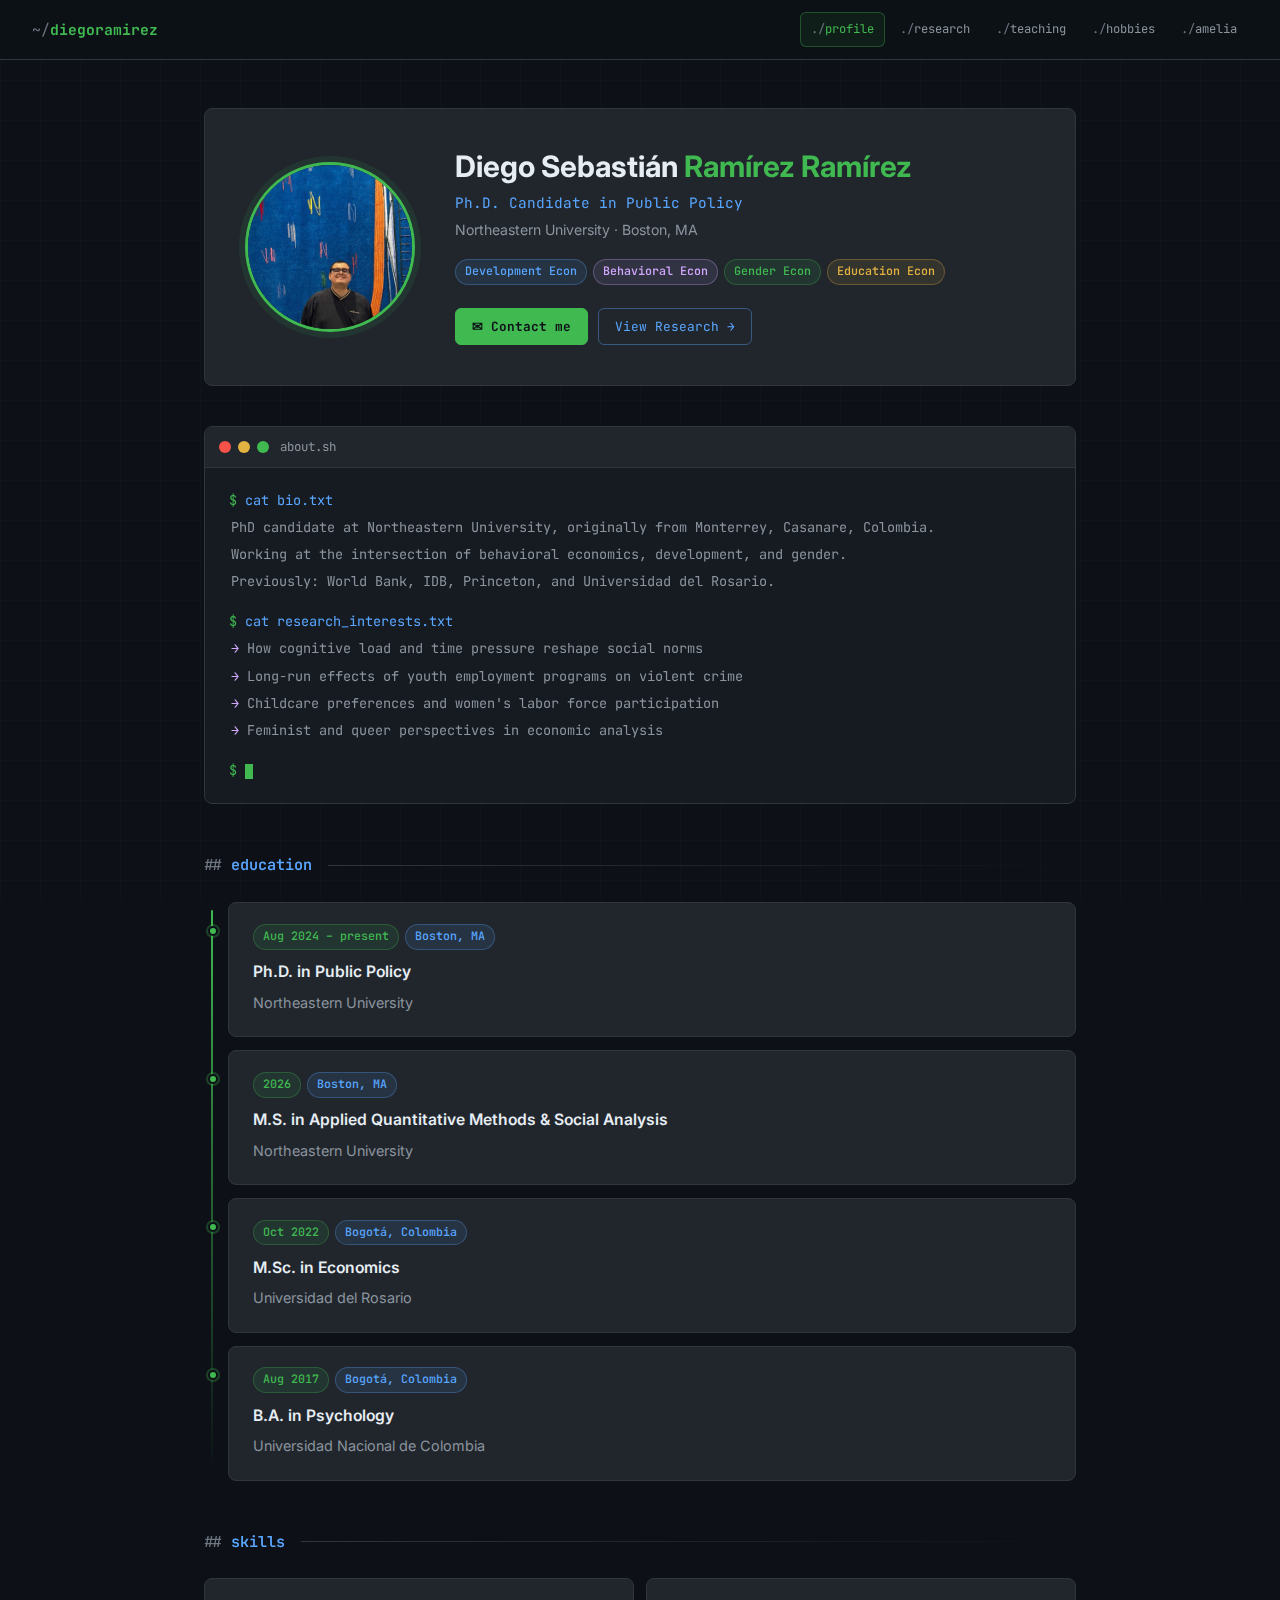
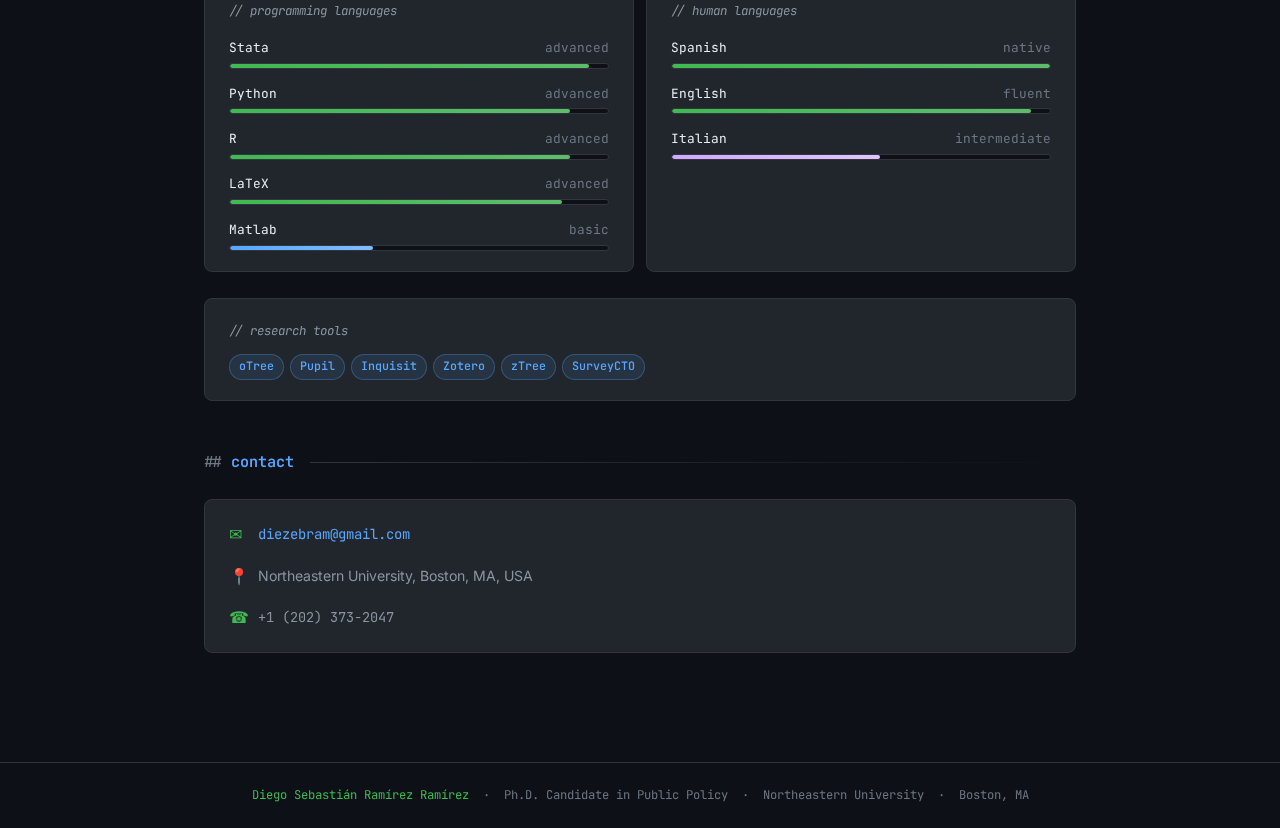
<file: index.html>
<!DOCTYPE html>
<html lang="en">
<head>
  <meta charset="UTF-8">
  <meta name="viewport" content="width=device-width, initial-scale=1.0">
  <title>Diego Ramírez | PhD Candidate</title>
  <meta name="description" content="Diego Sebastián Ramírez Ramírez — PhD Candidate in Public Policy at Northeastern University. Behavioral, Development, and Gender Economics.">
  <link rel="stylesheet" href="style.css">
</head>
<body>

<nav>
  <a href="index.html" class="nav-brand">diegoramirez</a>
  <ul class="nav-links">
    <li><a href="index.html" class="active">profile</a></li>
    <li><a href="research.html">research</a></li>
    <li><a href="teaching.html">teaching</a></li>
    <li><a href="hobbies.html">hobbies</a></li>
    <li><a href="amelia.html">amelia</a></li>
  </ul>
</nav>

<main>

  <!-- HERO -->
  <section class="hero">
    <img
      src="WhatsApp%20Image%202026-01-15%20at%2011.03.17.jpeg"
      alt="Diego Ramírez"
      class="hero-photo"
    >
    <div class="hero-text">
      <h1>Diego Sebastián <span class="ac-green">Ramírez Ramírez</span></h1>
      <p class="hero-title">Ph.D. Candidate in Public Policy</p>
      <p class="hero-institution">Northeastern University &middot; Boston, MA</p>
      <div class="badge-row">
        <span class="tag tag-blue">Development Econ</span>
        <span class="tag tag-purple">Behavioral Econ</span>
        <span class="tag tag-green">Gender Econ</span>
        <span class="tag tag-yellow">Education Econ</span>
      </div>
      <div class="hero-actions">
        <a href="mailto:diezebram@gmail.com" class="btn btn-primary">✉ Contact me</a>
        <a href="research.html" class="btn btn-outline">View Research →</a>
      </div>
    </div>
  </section>

  <!-- TERMINAL BIO -->
  <div class="terminal">
    <div class="terminal-bar">
      <span class="dot dot-red"></span>
      <span class="dot dot-yellow"></span>
      <span class="dot dot-green"></span>
      <span class="terminal-filename">about.sh</span>
    </div>
    <div class="terminal-body">
      <div><span class="prompt">$</span> <span class="cmd">cat bio.txt</span></div>
      <span class="out">PhD candidate at Northeastern University, originally from Monterrey, Casanare, Colombia.</span>
      <span class="out">Working at the intersection of behavioral economics, development, and gender.</span>
      <span class="out">Previously: World Bank, IDB, Princeton, and Universidad del Rosario.</span>
      <div class="mt-1"><span class="prompt">$</span> <span class="cmd">cat research_interests.txt</span></div>
      <span class="out"><span class="out-arr">→</span> How cognitive load and time pressure reshape social norms</span>
      <span class="out"><span class="out-arr">→</span> Long-run effects of youth employment programs on violent crime</span>
      <span class="out"><span class="out-arr">→</span> Childcare preferences and women's labor force participation</span>
      <span class="out"><span class="out-arr">→</span> Feminist and queer perspectives in economic analysis</span>
      <div class="mt-1"><span class="prompt">$</span> <span class="cursor"></span></div>
    </div>
  </div>

  <!-- EDUCATION -->
  <div class="section-h">
    <h2>education</h2>
    <div class="section-line"></div>
  </div>

  <div class="timeline">
    <div class="timeline-item">
      <div class="card">
        <div class="card-meta">
          <span class="tag tag-green">Aug 2024 – present</span>
          <span class="tag tag-blue">Boston, MA</span>
        </div>
        <h3>Ph.D. in Public Policy</h3>
        <p>Northeastern University</p>
      </div>
    </div>

    <div class="timeline-item">
      <div class="card">
        <div class="card-meta">
          <span class="tag tag-green">2026</span>
          <span class="tag tag-blue">Boston, MA</span>
        </div>
        <h3>M.S. in Applied Quantitative Methods &amp; Social Analysis</h3>
        <p>Northeastern University</p>
      </div>
    </div>

    <div class="timeline-item">
      <div class="card">
        <div class="card-meta">
          <span class="tag tag-green">Oct 2022</span>
          <span class="tag tag-blue">Bogotá, Colombia</span>
        </div>
        <h3>M.Sc. in Economics</h3>
        <p>Universidad del Rosario</p>
      </div>
    </div>

    <div class="timeline-item">
      <div class="card">
        <div class="card-meta">
          <span class="tag tag-green">Aug 2017</span>
          <span class="tag tag-blue">Bogotá, Colombia</span>
        </div>
        <h3>B.A. in Psychology</h3>
        <p>Universidad Nacional de Colombia</p>
      </div>
    </div>
  </div>

  <!-- SKILLS -->
  <div class="section-h">
    <h2>skills</h2>
    <div class="section-line"></div>
  </div>

  <div class="skills-grid">
    <div class="card">
      <p class="comment" style="font-family: var(--font-mono); font-size: 0.78rem; margin-bottom: 1rem;">// programming languages</p>
      <div class="skill-item">
        <div class="skill-label"><span class="skill-name">Stata</span><span class="skill-level">advanced</span></div>
        <div class="skill-track"><div class="skill-fill" style="width: 95%"></div></div>
      </div>
      <div class="skill-item">
        <div class="skill-label"><span class="skill-name">Python</span><span class="skill-level">advanced</span></div>
        <div class="skill-track"><div class="skill-fill" style="width: 90%"></div></div>
      </div>
      <div class="skill-item">
        <div class="skill-label"><span class="skill-name">R</span><span class="skill-level">advanced</span></div>
        <div class="skill-track"><div class="skill-fill" style="width: 90%"></div></div>
      </div>
      <div class="skill-item">
        <div class="skill-label"><span class="skill-name">LaTeX</span><span class="skill-level">advanced</span></div>
        <div class="skill-track"><div class="skill-fill" style="width: 88%"></div></div>
      </div>
      <div class="skill-item" style="margin-bottom: 0">
        <div class="skill-label"><span class="skill-name">Matlab</span><span class="skill-level">basic</span></div>
        <div class="skill-track"><div class="skill-fill blue" style="width: 38%"></div></div>
      </div>
    </div>

    <div class="card">
      <p class="comment" style="font-family: var(--font-mono); font-size: 0.78rem; margin-bottom: 1rem;">// human languages</p>
      <div class="skill-item">
        <div class="skill-label"><span class="skill-name">Spanish</span><span class="skill-level">native</span></div>
        <div class="skill-track"><div class="skill-fill" style="width: 100%"></div></div>
      </div>
      <div class="skill-item">
        <div class="skill-label"><span class="skill-name">English</span><span class="skill-level">fluent</span></div>
        <div class="skill-track"><div class="skill-fill" style="width: 95%"></div></div>
      </div>
      <div class="skill-item" style="margin-bottom: 0">
        <div class="skill-label"><span class="skill-name">Italian</span><span class="skill-level">intermediate</span></div>
        <div class="skill-track"><div class="skill-fill purple" style="width: 55%"></div></div>
      </div>
    </div>
  </div>

  <div class="card" style="margin-top: 0.8rem;">
    <p class="comment" style="font-family: var(--font-mono); font-size: 0.78rem; margin-bottom: 0.8rem;">// research tools</p>
    <div class="tools-wrap">
      <span class="tag tag-blue">oTree</span>
      <span class="tag tag-blue">Pupil</span>
      <span class="tag tag-blue">Inquisit</span>
      <span class="tag tag-blue">Zotero</span>
      <span class="tag tag-blue">zTree</span>
      <span class="tag tag-blue">SurveyCTO</span>
    </div>
  </div>

  <!-- CONTACT -->
  <div class="section-h">
    <h2>contact</h2>
    <div class="section-line"></div>
  </div>

  <div class="card" style="display: flex; flex-direction: column; gap: 0.9rem;">
    <div class="contact-item">
      <span class="ac-green" style="font-family: var(--font-mono); width: 1.2rem;">✉</span>
      <a href="mailto:diezebram@gmail.com">diezebram@gmail.com</a>
    </div>
    <div class="contact-item">
      <span class="ac-green" style="font-family: var(--font-mono); width: 1.2rem;">📍</span>
      <span style="color: var(--text-muted); font-size: 0.88rem;">Northeastern University, Boston, MA, USA</span>
    </div>
    <div class="contact-item">
      <span class="ac-green" style="font-family: var(--font-mono); width: 1.2rem;">☎</span>
      <span style="color: var(--text-muted); font-family: var(--font-mono); font-size: 0.85rem;">+1 (202) 373-2047</span>
    </div>
  </div>

</main>

<footer>
  <span>Diego Sebastián Ramírez Ramírez</span> &nbsp;·&nbsp; Ph.D. Candidate in Public Policy &nbsp;·&nbsp; Northeastern University &nbsp;·&nbsp; Boston, MA
</footer>

</body>
</html>
</file>
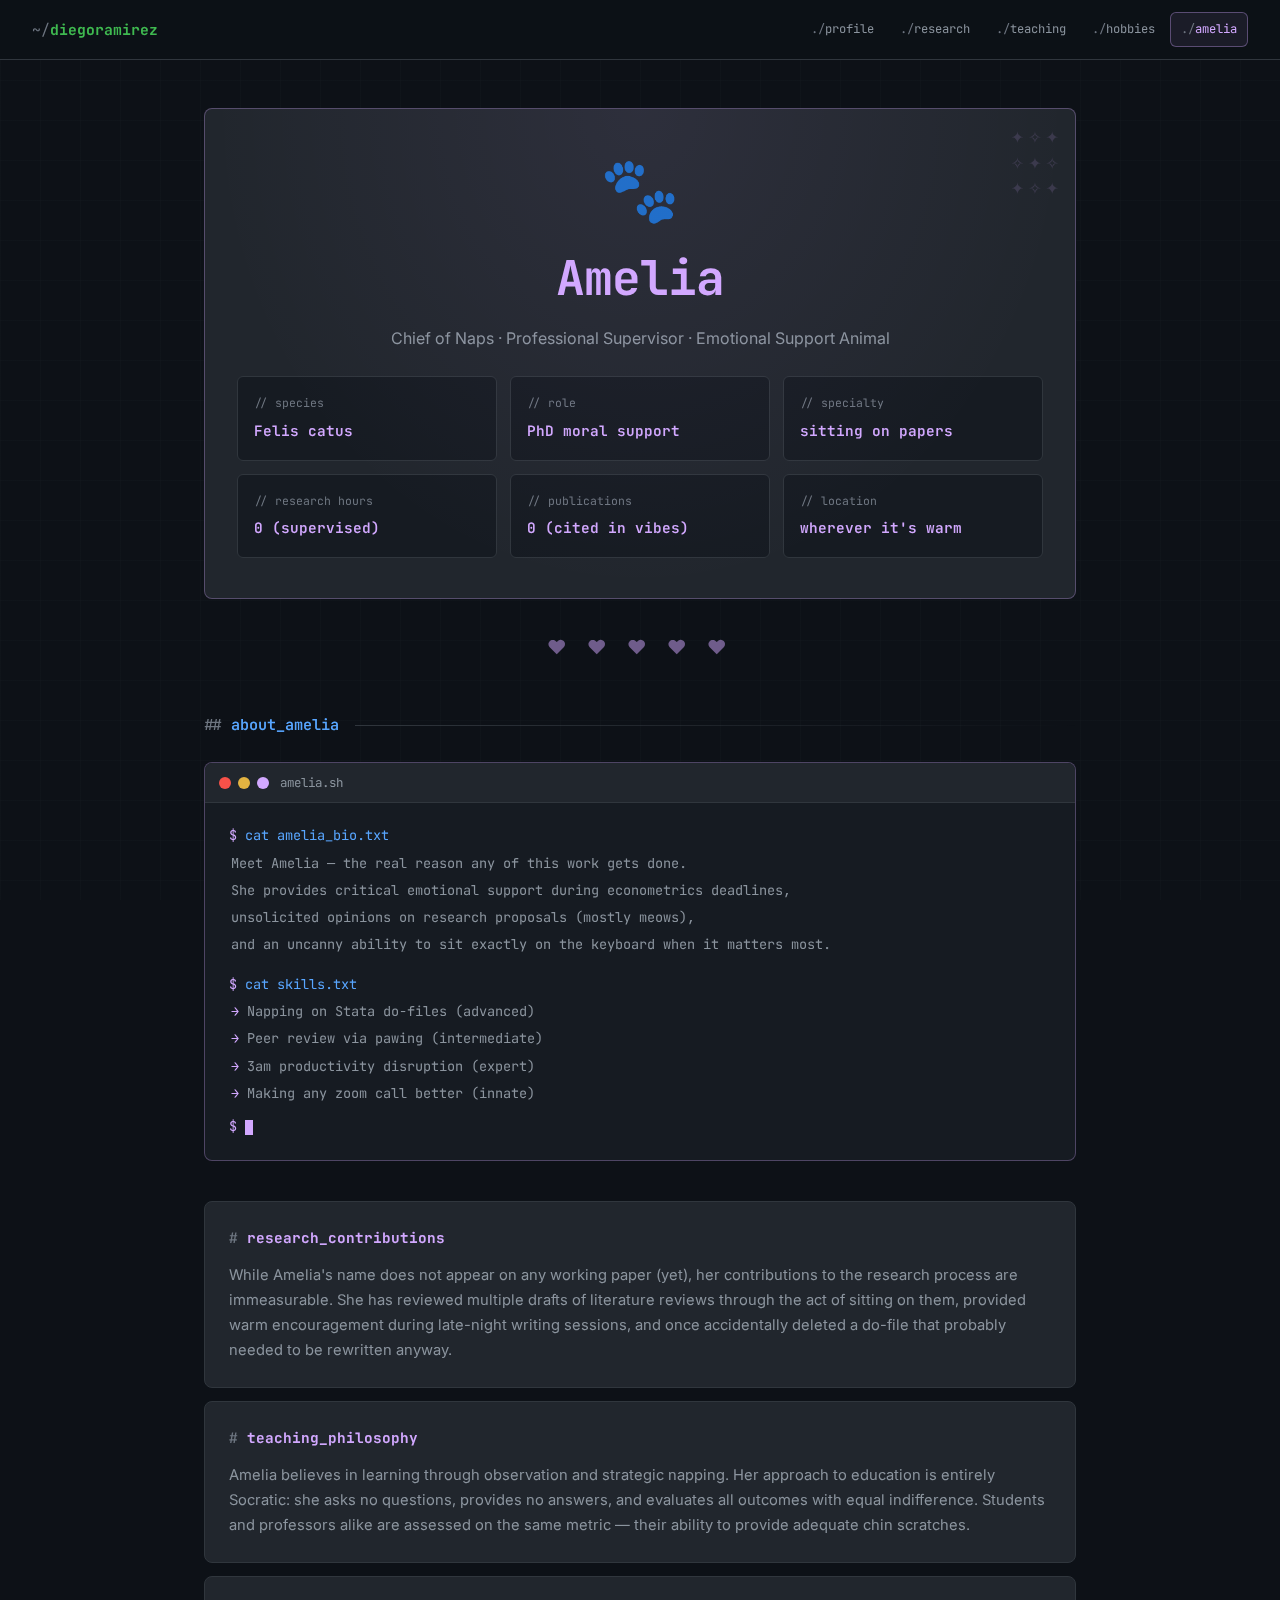
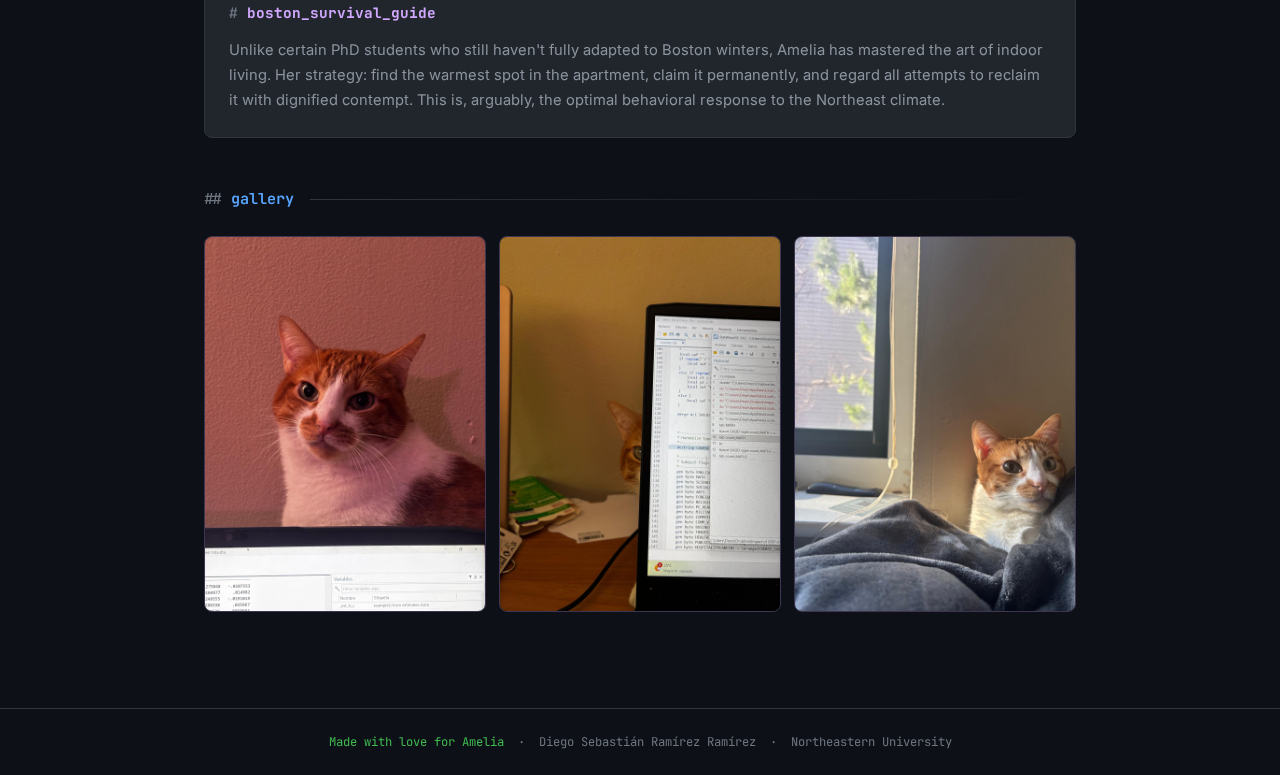
<file: amelia.html>
<!DOCTYPE html>
<html lang="en">
<head>
  <meta charset="UTF-8">
  <meta name="viewport" content="width=device-width, initial-scale=1.0">
  <title>Amelia | Diego Ramírez</title>
  <link rel="stylesheet" href="style.css">
  <style>
    /* Amelia-specific overrides — warmer purple palette */
    .nav-links a.active {
      color: var(--purple);
      border-color: rgba(210, 168, 255, 0.35);
      background: rgba(210, 168, 255, 0.08);
    }
    .nav-links a:hover {
      color: var(--purple);
      border-color: rgba(210, 168, 255, 0.35);
      background: rgba(210, 168, 255, 0.08);
    }
    .timeline-item::before { background: var(--purple); box-shadow: 0 0 0 2px rgba(210, 168, 255, 0.3); }
    .timeline::before { background: linear-gradient(to bottom, var(--purple), transparent); }
    .amelia-gallery {
      display: grid;
      grid-template-columns: repeat(3, 1fr);
      gap: 0.8rem;
      margin-top: 0.5rem;
    }
    .amelia-photo-wrap {
      position: relative;
      border-radius: var(--radius);
      overflow: hidden;
      border: 1px solid rgba(210, 168, 255, 0.25);
      aspect-ratio: 3/4;
    }
    .amelia-photo-wrap:hover .amelia-photo-caption { opacity: 1; }
    .amelia-photo-img {
      width: 100%; height: 100%;
      object-fit: cover;
      object-position: center top;
      display: block;
      transition: transform 0.3s ease;
    }
    .amelia-photo-wrap:hover .amelia-photo-img { transform: scale(1.03); }
    .amelia-photo-caption {
      position: absolute; bottom: 0; left: 0; right: 0;
      background: linear-gradient(transparent, rgba(13,17,23,0.85));
      padding: 1.5rem 0.8rem 0.7rem;
      font-family: var(--font-mono); font-size: 0.72rem;
      color: var(--purple);
      opacity: 0;
      transition: opacity 0.2s;
    }
    @media (max-width: 600px) { .amelia-gallery { grid-template-columns: 1fr 1fr; } }
    .heart-divider {
      text-align: center;
      font-size: 1.2rem;
      color: rgba(210, 168, 255, 0.5);
      letter-spacing: 0.5rem;
      margin: 2rem 0;
    }
    /* Floating stars decoration */
    .stars {
      position: absolute;
      top: 0; right: 0;
      font-size: 1rem;
      color: rgba(210, 168, 255, 0.15);
      pointer-events: none;
      line-height: 1.6;
      text-align: right;
      padding: 1rem;
    }
  </style>
</head>
<body>

<nav>
  <a href="index.html" class="nav-brand">diegoramirez</a>
  <ul class="nav-links">
    <li><a href="index.html">profile</a></li>
    <li><a href="research.html">research</a></li>
    <li><a href="teaching.html">teaching</a></li>
    <li><a href="hobbies.html">hobbies</a></li>
    <li><a href="amelia.html" class="active">amelia</a></li>
  </ul>
</nav>

<main>

  <!-- AMELIA HERO -->
  <div class="amelia-hero">
    <div class="stars" aria-hidden="true">✦ ✧ ✦<br>✧ ✦ ✧<br>✦ ✧ ✦</div>

    <div style="font-size: 4rem; margin-bottom: 1rem; line-height: 1;">🐾</div>

    <h1 class="amelia-name">Amelia</h1>
    <p class="amelia-subtitle">Chief of Naps &middot; Professional Supervisor &middot; Emotional Support Animal</p>

    <div class="amelia-facts-grid">
      <div class="fact-box">
        <span class="fact-label">// species</span>
        <span class="fact-value">Felis catus</span>
      </div>
      <div class="fact-box">
        <span class="fact-label">// role</span>
        <span class="fact-value">PhD moral support</span>
      </div>
      <div class="fact-box">
        <span class="fact-label">// specialty</span>
        <span class="fact-value">sitting on papers</span>
      </div>
      <div class="fact-box">
        <span class="fact-label">// research hours</span>
        <span class="fact-value">0 (supervised)</span>
      </div>
      <div class="fact-box">
        <span class="fact-label">// publications</span>
        <span class="fact-value">0 (cited in vibes)</span>
      </div>
      <div class="fact-box">
        <span class="fact-label">// location</span>
        <span class="fact-value">wherever it's warm</span>
      </div>
    </div>
  </div>

  <div class="heart-divider" aria-hidden="true">♥ ♥ ♥ ♥ ♥</div>

  <!-- ABOUT AMELIA -->
  <div class="section-h">
    <h2>about_amelia</h2>
    <div class="section-line"></div>
  </div>

  <div class="terminal" style="border-color: rgba(210, 168, 255, 0.3);">
    <div class="terminal-bar">
      <span class="dot dot-red"></span>
      <span class="dot dot-yellow"></span>
      <span class="dot" style="background: var(--purple);"></span>
      <span class="terminal-filename">amelia.sh</span>
    </div>
    <div class="terminal-body">
      <div><span class="prompt" style="color: var(--purple);">$</span> <span class="cmd">cat amelia_bio.txt</span></div>
      <span class="out">Meet Amelia — the real reason any of this work gets done.</span>
      <span class="out">She provides critical emotional support during econometrics deadlines,</span>
      <span class="out">unsolicited opinions on research proposals (mostly meows),</span>
      <span class="out">and an uncanny ability to sit exactly on the keyboard when it matters most.</span>
      <div class="mt-1"><span class="prompt" style="color: var(--purple);">$</span> <span class="cmd">cat skills.txt</span></div>
      <span class="out"><span style="color: var(--purple);">→</span> Napping on Stata do-files (advanced)</span>
      <span class="out"><span style="color: var(--purple);">→</span> Peer review via pawing (intermediate)</span>
      <span class="out"><span style="color: var(--purple);">→</span> 3am productivity disruption (expert)</span>
      <span class="out"><span style="color: var(--purple);">→</span> Making any zoom call better (innate)</span>
      <div class="mt-half"><span class="prompt" style="color: var(--purple);">$</span> <span class="cursor" style="background: var(--purple);"></span></div>
    </div>
  </div>

  <!-- AMELIA'S SECTIONS -->
  <div class="amelia-section">
    <h3>research_contributions</h3>
    <p>
      While Amelia's name does not appear on any working paper (yet), her contributions to the research process
      are immeasurable. She has reviewed multiple drafts of literature reviews through the act of sitting on them,
      provided warm encouragement during late-night writing sessions, and once accidentally deleted a do-file that
      probably needed to be rewritten anyway.
    </p>
  </div>

  <div class="amelia-section">
    <h3>teaching_philosophy</h3>
    <p>
      Amelia believes in learning through observation and strategic napping. Her approach to education is
      entirely Socratic: she asks no questions, provides no answers, and evaluates all outcomes with equal
      indifference. Students and professors alike are assessed on the same metric — their ability to provide
      adequate chin scratches.
    </p>
  </div>

  <div class="amelia-section">
    <h3>boston_survival_guide</h3>
    <p>
      Unlike certain PhD students who still haven't fully adapted to Boston winters,
      Amelia has mastered the art of indoor living. Her strategy: find the warmest spot in the apartment,
      claim it permanently, and regard all attempts to reclaim it with dignified contempt.
      This is, arguably, the optimal behavioral response to the Northeast climate.
    </p>
  </div>

  <!-- GALLERY -->
  <div class="section-h">
    <h2>gallery</h2>
    <div class="section-line"></div>
  </div>

  <div class="amelia-gallery">
    <div class="amelia-photo-wrap">
      <img
        src="WhatsApp%20Image%202026-02-28%20at%2000.20.51%20(4).jpeg"
        alt="Amelia supervising Stata"
        class="amelia-photo-img"
      >
      <div class="amelia-photo-caption">peer-reviewing regression output</div>
    </div>
    <div class="amelia-photo-wrap">
      <img
        src="WhatsApp%20Image%202026-02-28%20at%2000.20.51%20(5).jpeg"
        alt="Amelia peeking at the screen"
        class="amelia-photo-img"
      >
      <div class="amelia-photo-caption">monitoring the do-file situation</div>
    </div>
    <div class="amelia-photo-wrap">
      <img
        src="WhatsApp%20Image%202026-02-28%20at%2000.20.51%20(11).jpeg"
        alt="Amelia sunbathing"
        class="amelia-photo-img"
      >
      <div class="amelia-photo-caption">optimal resource allocation</div>
    </div>
  </div>

</main>

<footer>
  <span>Made with love for Amelia</span> &nbsp;·&nbsp; Diego Sebastián Ramírez Ramírez &nbsp;·&nbsp; Northeastern University
</footer>

</body>
</html>
</file>
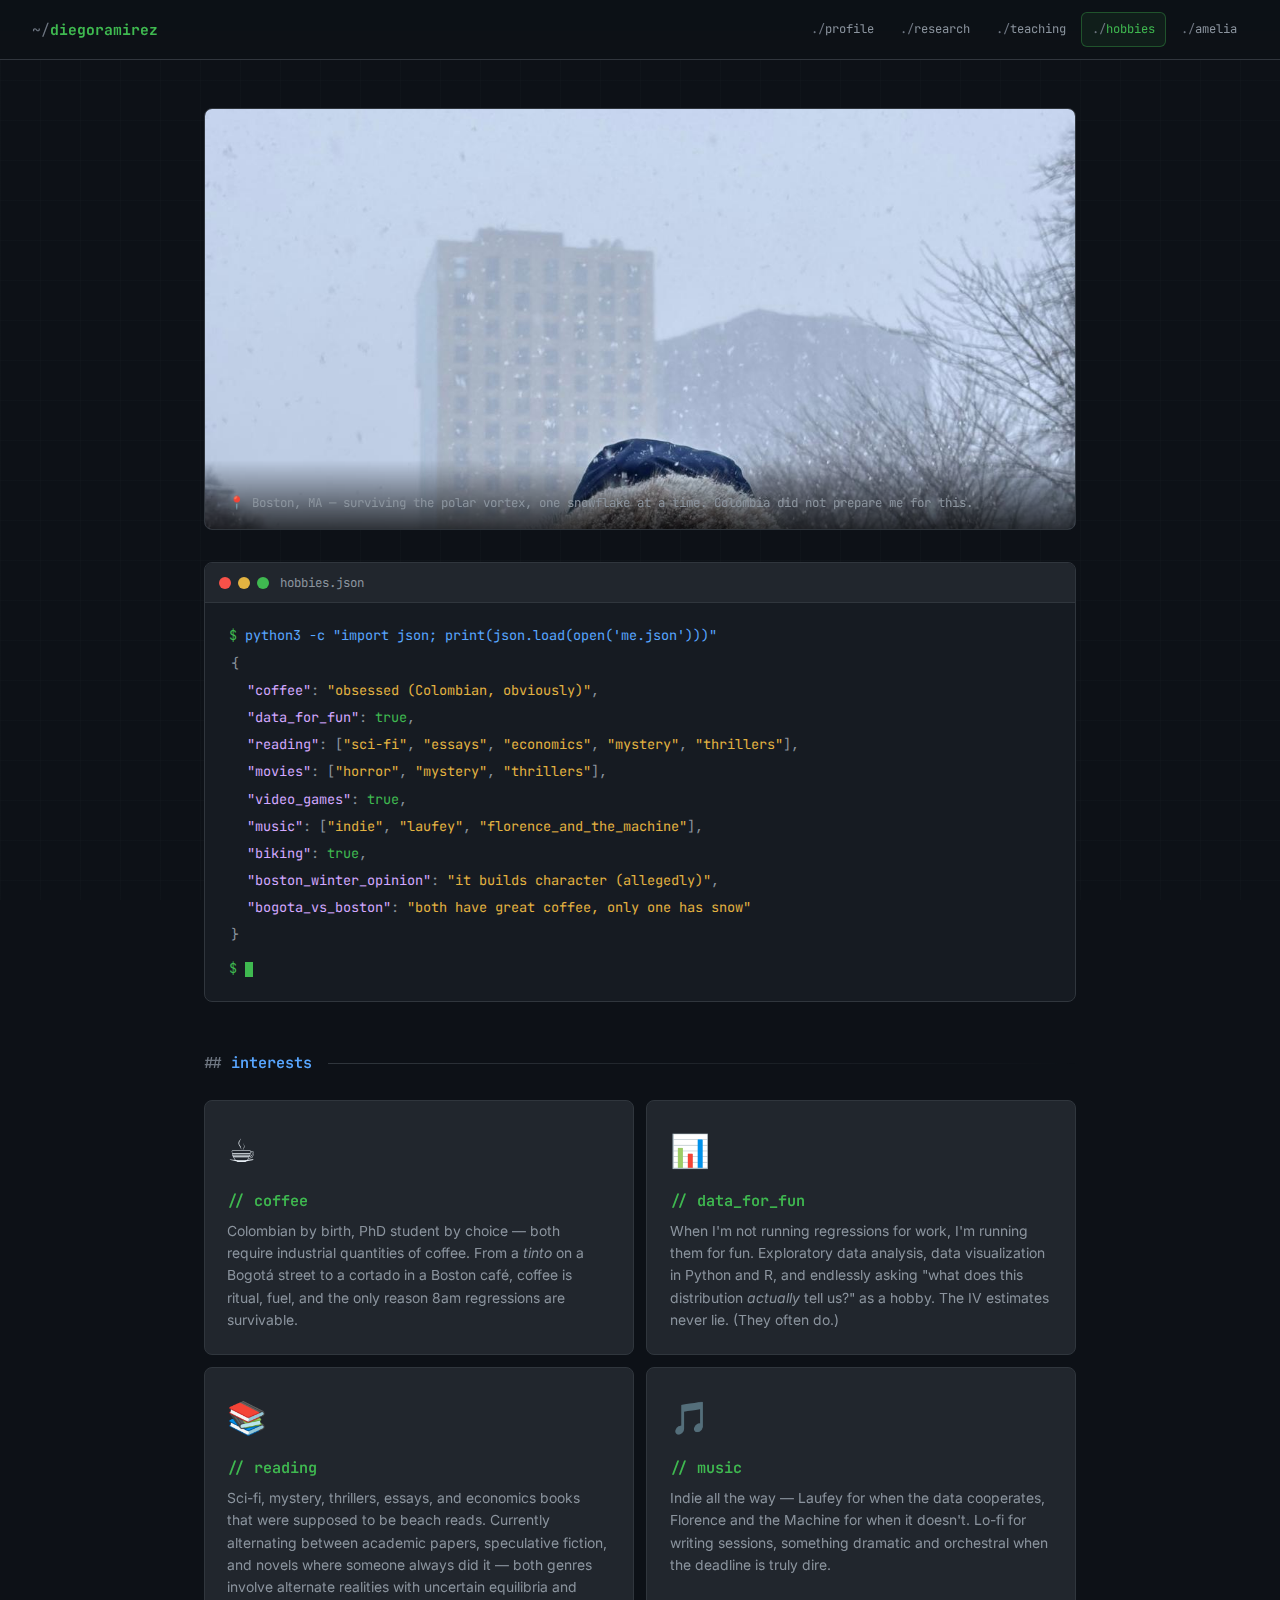
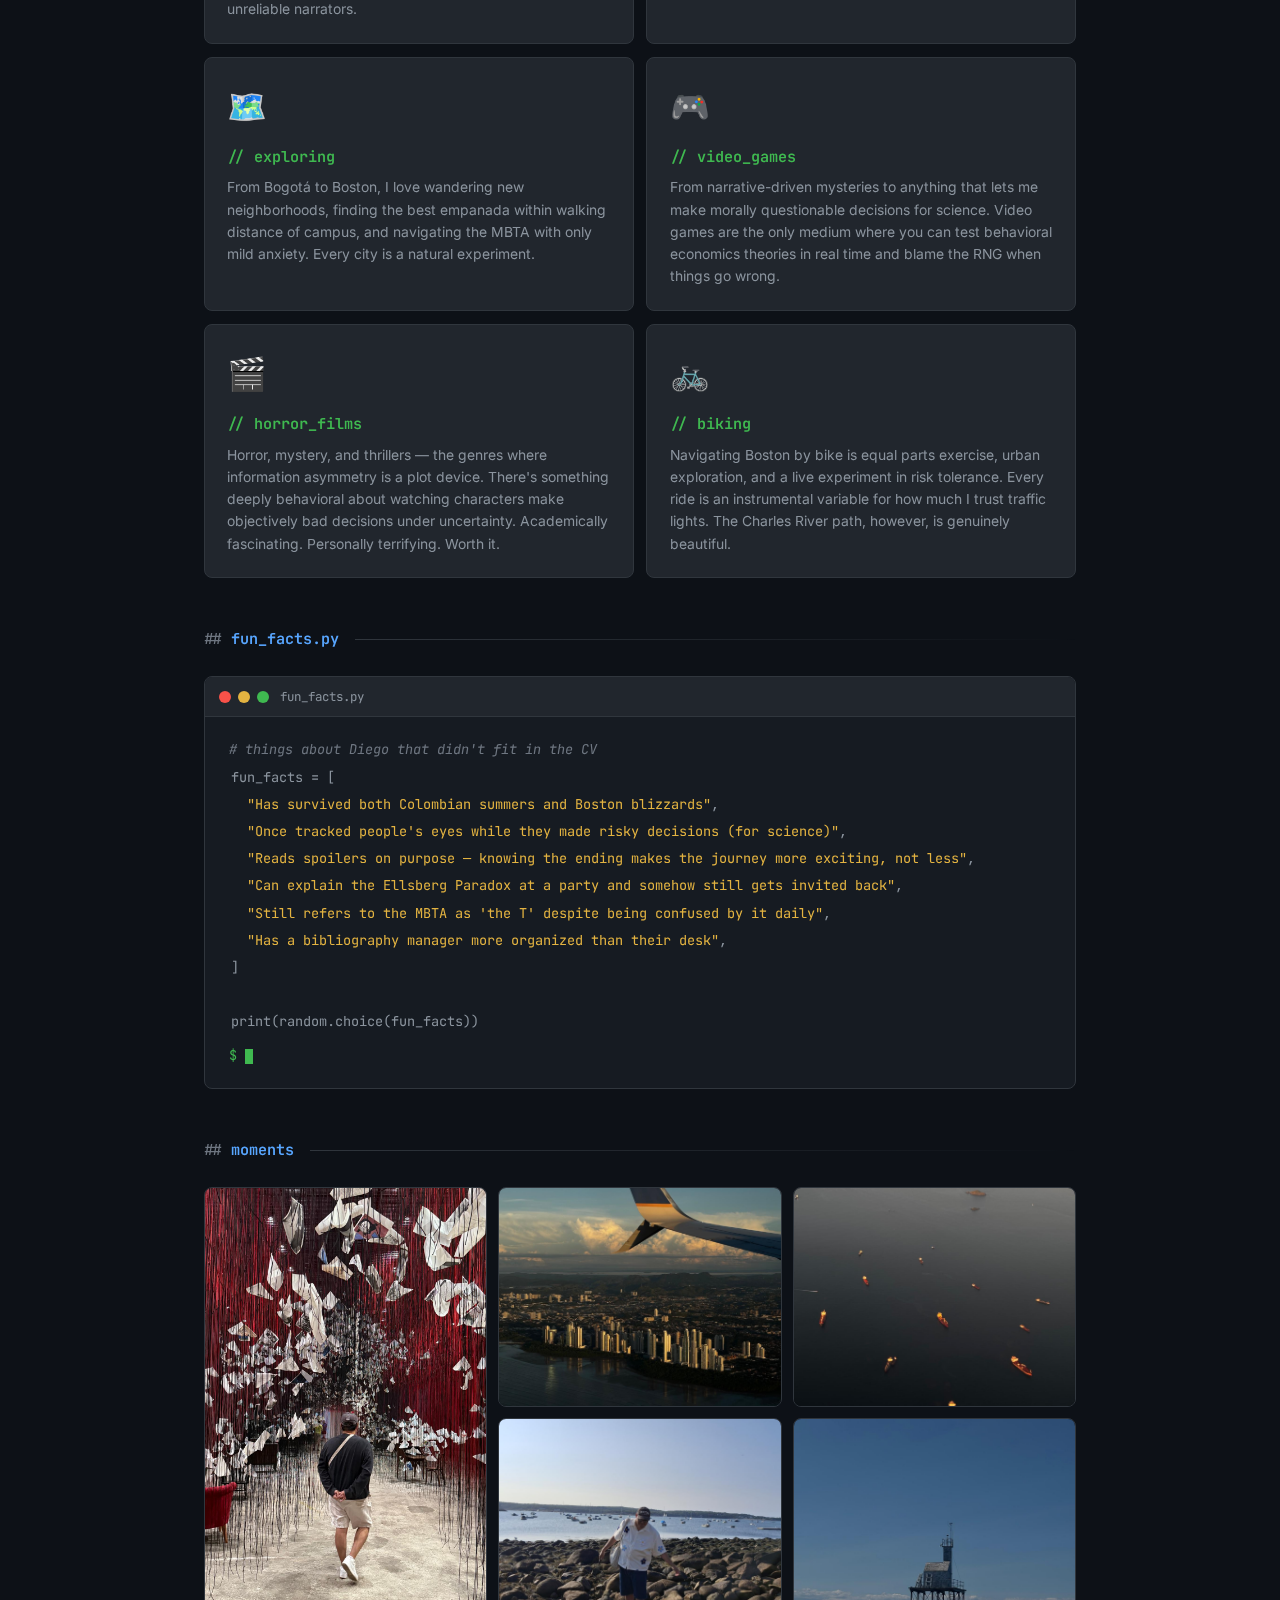
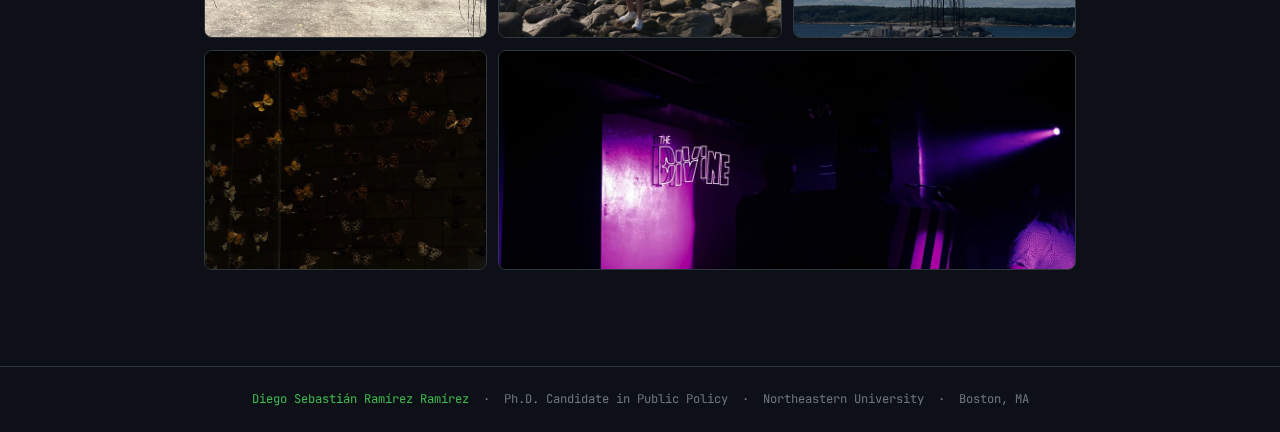
<file: hobbies.html>
<!DOCTYPE html>
<html lang="en">
<head>
  <meta charset="UTF-8">
  <meta name="viewport" content="width=device-width, initial-scale=1.0">
  <title>Hobbies | Diego Ramírez</title>
  <meta name="description" content="The human side of Diego Ramírez — hobbies, interests, and life outside the academy.">
  <link rel="stylesheet" href="style.css">
</head>
<body>

<nav>
  <a href="index.html" class="nav-brand">diegoramirez</a>
  <ul class="nav-links">
    <li><a href="index.html">profile</a></li>
    <li><a href="research.html">research</a></li>
    <li><a href="teaching.html">teaching</a></li>
    <li><a href="hobbies.html" class="active">hobbies</a></li>
    <li><a href="amelia.html">amelia</a></li>
  </ul>
</nav>

<main>

  <!-- PHOTO BANNER — Boston winter -->
  <div class="photo-section">
    <img
      src="WhatsApp%20Image%202026-02-22%20at%2019.07.33.jpeg"
      alt="Diego surviving a Boston blizzard"
      class="photo-full"
    >
    <div class="photo-caption">📍 Boston, MA — surviving the polar vortex, one snowflake at a time. Colombia did not prepare me for this.</div>
  </div>

  <!-- TERMINAL -->
  <div class="terminal">
    <div class="terminal-bar">
      <span class="dot dot-red"></span>
      <span class="dot dot-yellow"></span>
      <span class="dot dot-green"></span>
      <span class="terminal-filename">hobbies.json</span>
    </div>
    <div class="terminal-body">
      <div><span class="prompt">$</span> <span class="cmd">python3 -c "import json; print(json.load(open('me.json')))"</span></div>
      <span class="out">{</span>
      <span class="out">&nbsp;&nbsp;<span class="out-arr">"coffee"</span>: <span class="ac-yellow">"obsessed (Colombian, obviously)"</span>,</span>
      <span class="out">&nbsp;&nbsp;<span class="out-arr">"data_for_fun"</span>: <span class="ac-green">true</span>,</span>
      <span class="out">&nbsp;&nbsp;<span class="out-arr">"reading"</span>: [<span class="ac-yellow">"sci-fi"</span>, <span class="ac-yellow">"essays"</span>, <span class="ac-yellow">"economics"</span>, <span class="ac-yellow">"mystery"</span>, <span class="ac-yellow">"thrillers"</span>],</span>
      <span class="out">&nbsp;&nbsp;<span class="out-arr">"movies"</span>: [<span class="ac-yellow">"horror"</span>, <span class="ac-yellow">"mystery"</span>, <span class="ac-yellow">"thrillers"</span>],</span>
      <span class="out">&nbsp;&nbsp;<span class="out-arr">"video_games"</span>: <span class="ac-green">true</span>,</span>
      <span class="out">&nbsp;&nbsp;<span class="out-arr">"music"</span>: [<span class="ac-yellow">"indie"</span>, <span class="ac-yellow">"laufey"</span>, <span class="ac-yellow">"florence_and_the_machine"</span>],</span>
      <span class="out">&nbsp;&nbsp;<span class="out-arr">"biking"</span>: <span class="ac-green">true</span>,</span>
      <span class="out">&nbsp;&nbsp;<span class="out-arr">"boston_winter_opinion"</span>: <span class="ac-yellow">"it builds character (allegedly)"</span>,</span>
      <span class="out">&nbsp;&nbsp;<span class="out-arr">"bogota_vs_boston"</span>: <span class="ac-yellow">"both have great coffee, only one has snow"</span></span>
      <span class="out">}</span>
      <div class="mt-half"><span class="prompt">$</span> <span class="cursor"></span></div>
    </div>
  </div>

  <!-- HOBBIES GRID -->
  <div class="section-h">
    <h2>interests</h2>
    <div class="section-line"></div>
  </div>

  <div class="hobby-grid">

    <div class="hobby-card">
      <span class="hobby-icon">☕</span>
      <h3>// coffee</h3>
      <p>
        Colombian by birth, PhD student by choice — both require industrial quantities of coffee.
        From a <em>tinto</em> on a Bogotá street to a cortado in a Boston café, coffee is ritual, fuel,
        and the only reason 8am regressions are survivable.
      </p>
    </div>

    <div class="hobby-card">
      <span class="hobby-icon">📊</span>
      <h3>// data_for_fun</h3>
      <p>
        When I'm not running regressions for work, I'm running them for fun. Exploratory data analysis,
        data visualization in Python and R, and endlessly asking "what does this distribution
        <em>actually</em> tell us?" as a hobby. The IV estimates never lie. (They often do.)
      </p>
    </div>

    <div class="hobby-card">
      <span class="hobby-icon">📚</span>
      <h3>// reading</h3>
      <p>
        Sci-fi, mystery, thrillers, essays, and economics books that were supposed to be beach reads.
        Currently alternating between academic papers, speculative fiction, and novels where someone
        always did it — both genres involve alternate realities with uncertain equilibria and unreliable narrators.
      </p>
    </div>

    <div class="hobby-card">
      <span class="hobby-icon">🎵</span>
      <h3>// music</h3>
      <p>
        Indie all the way — Laufey for when the data cooperates, Florence and the Machine
        for when it doesn't. Lo-fi for writing sessions, something dramatic and orchestral
        when the deadline is truly dire.
      </p>
    </div>

    <div class="hobby-card">
      <span class="hobby-icon">🗺️</span>
      <h3>// exploring</h3>
      <p>
        From Bogotá to Boston, I love wandering new neighborhoods, finding the best empanada within
        walking distance of campus, and navigating the MBTA with only mild anxiety.
        Every city is a natural experiment.
      </p>
    </div>

    <div class="hobby-card">
      <span class="hobby-icon">🎮</span>
      <h3>// video_games</h3>
      <p>
        From narrative-driven mysteries to anything that lets me make morally questionable decisions
        for science. Video games are the only medium where you can test behavioral economics theories
        in real time and blame the RNG when things go wrong.
      </p>
    </div>

    <div class="hobby-card">
      <span class="hobby-icon">🎬</span>
      <h3>// horror_films</h3>
      <p>
        Horror, mystery, and thrillers — the genres where information asymmetry is a plot device.
        There's something deeply behavioral about watching characters make objectively bad decisions
        under uncertainty. Academically fascinating. Personally terrifying. Worth it.
      </p>
    </div>

    <div class="hobby-card">
      <span class="hobby-icon">🚲</span>
      <h3>// biking</h3>
      <p>
        Navigating Boston by bike is equal parts exercise, urban exploration, and a live experiment
        in risk tolerance. Every ride is an instrumental variable for how much I trust traffic lights.
        The Charles River path, however, is genuinely beautiful.
      </p>
    </div>

  </div>

  <!-- FUN FACTS TERMINAL -->
  <div class="section-h">
    <h2>fun_facts.py</h2>
    <div class="section-line"></div>
  </div>

  <div class="terminal">
    <div class="terminal-bar">
      <span class="dot dot-red"></span>
      <span class="dot dot-yellow"></span>
      <span class="dot dot-green"></span>
      <span class="terminal-filename">fun_facts.py</span>
    </div>
    <div class="terminal-body">
      <span class="comment"># things about Diego that didn't fit in the CV</span>
      <br>
      <span class="out">fun_facts = [</span>
      <span class="out">&nbsp;&nbsp;<span class="ac-yellow">"Has survived both Colombian summers and Boston blizzards"</span>,</span>
      <span class="out">&nbsp;&nbsp;<span class="ac-yellow">"Once tracked people's eyes while they made risky decisions (for science)"</span>,</span>
      <span class="out">&nbsp;&nbsp;<span class="ac-yellow">"Reads spoilers on purpose — knowing the ending makes the journey more exciting, not less"</span>,</span>
      <span class="out">&nbsp;&nbsp;<span class="ac-yellow">"Can explain the Ellsberg Paradox at a party and somehow still gets invited back"</span>,</span>
      <span class="out">&nbsp;&nbsp;<span class="ac-yellow">"Still refers to the MBTA as 'the T' despite being confused by it daily"</span>,</span>
      <span class="out">&nbsp;&nbsp;<span class="ac-yellow">"Has a bibliography manager more organized than their desk"</span>,</span>
      <span class="out">]</span>
      <br>
      <span class="out">print(random.choice(fun_facts))</span>
      <div class="mt-half"><span class="prompt">$</span> <span class="cursor"></span></div>
    </div>
  </div>

  <!-- PHOTO GALLERY -->
  <div class="section-h">
    <h2>moments</h2>
    <div class="section-line"></div>
  </div>

  <div class="hobby-gallery">

    <div class="hobby-photo-wrap tall">
      <img src="WhatsApp%20Image%202026-02-28%20at%2000.20.51%20(10).jpeg" alt="Art installation" class="hobby-photo-img">
      <div class="hobby-photo-cap">somewhere between a museum and a fever dream</div>
    </div>

    <div class="hobby-photo-wrap">
      <img src="WhatsApp%20Image%202026-02-28%20at%2000.20.51%20(1).jpeg" alt="Airplane view of coastal city" class="hobby-photo-img">
      <div class="hobby-photo-cap">window seat always</div>
    </div>

    <div class="hobby-photo-wrap">
      <img src="WhatsApp%20Image%202026-02-28%20at%2000.20.51.jpeg" alt="Aerial view of ships at sunset" class="hobby-photo-img">
      <div class="hobby-photo-cap">ships at dusk — a natural panel dataset</div>
    </div>

    <div class="hobby-photo-wrap">
      <img src="WhatsApp%20Image%202026-02-28%20at%2000.20.51%20(8).jpeg" alt="Diego on rocky New England shore" class="hobby-photo-img">
      <div class="hobby-photo-cap">exploring the New England coastline</div>
    </div>

    <div class="hobby-photo-wrap">
      <img src="WhatsApp%20Image%202026-02-28%20at%2000.20.51%20(9).jpeg" alt="Lighthouse on rocky pier" class="hobby-photo-img">
      <div class="hobby-photo-cap">a lighthouse is just a tall regression discontinuity</div>
    </div>

    <div class="hobby-photo-wrap">
      <img src="WhatsApp%20Image%202026-02-28%20at%2000.20.51%20(7).jpeg" alt="Butterfly museum exhibit" class="hobby-photo-img">
      <div class="hobby-photo-cap">butterfly exhibit — peak nerd activity</div>
    </div>

    <div class="hobby-photo-wrap wide">
      <img src="WhatsApp%20Image%202026-02-28%20at%2000.20.51%20(6).jpeg" alt="The Divine nightclub" class="hobby-photo-img">
      <div class="hobby-photo-cap">The Divine — where the Stata can wait</div>
    </div>

  </div>

</main>

<footer>
  <span>Diego Sebastián Ramírez Ramírez</span> &nbsp;·&nbsp; Ph.D. Candidate in Public Policy &nbsp;·&nbsp; Northeastern University &nbsp;·&nbsp; Boston, MA
</footer>

</body>
</html>
</file>
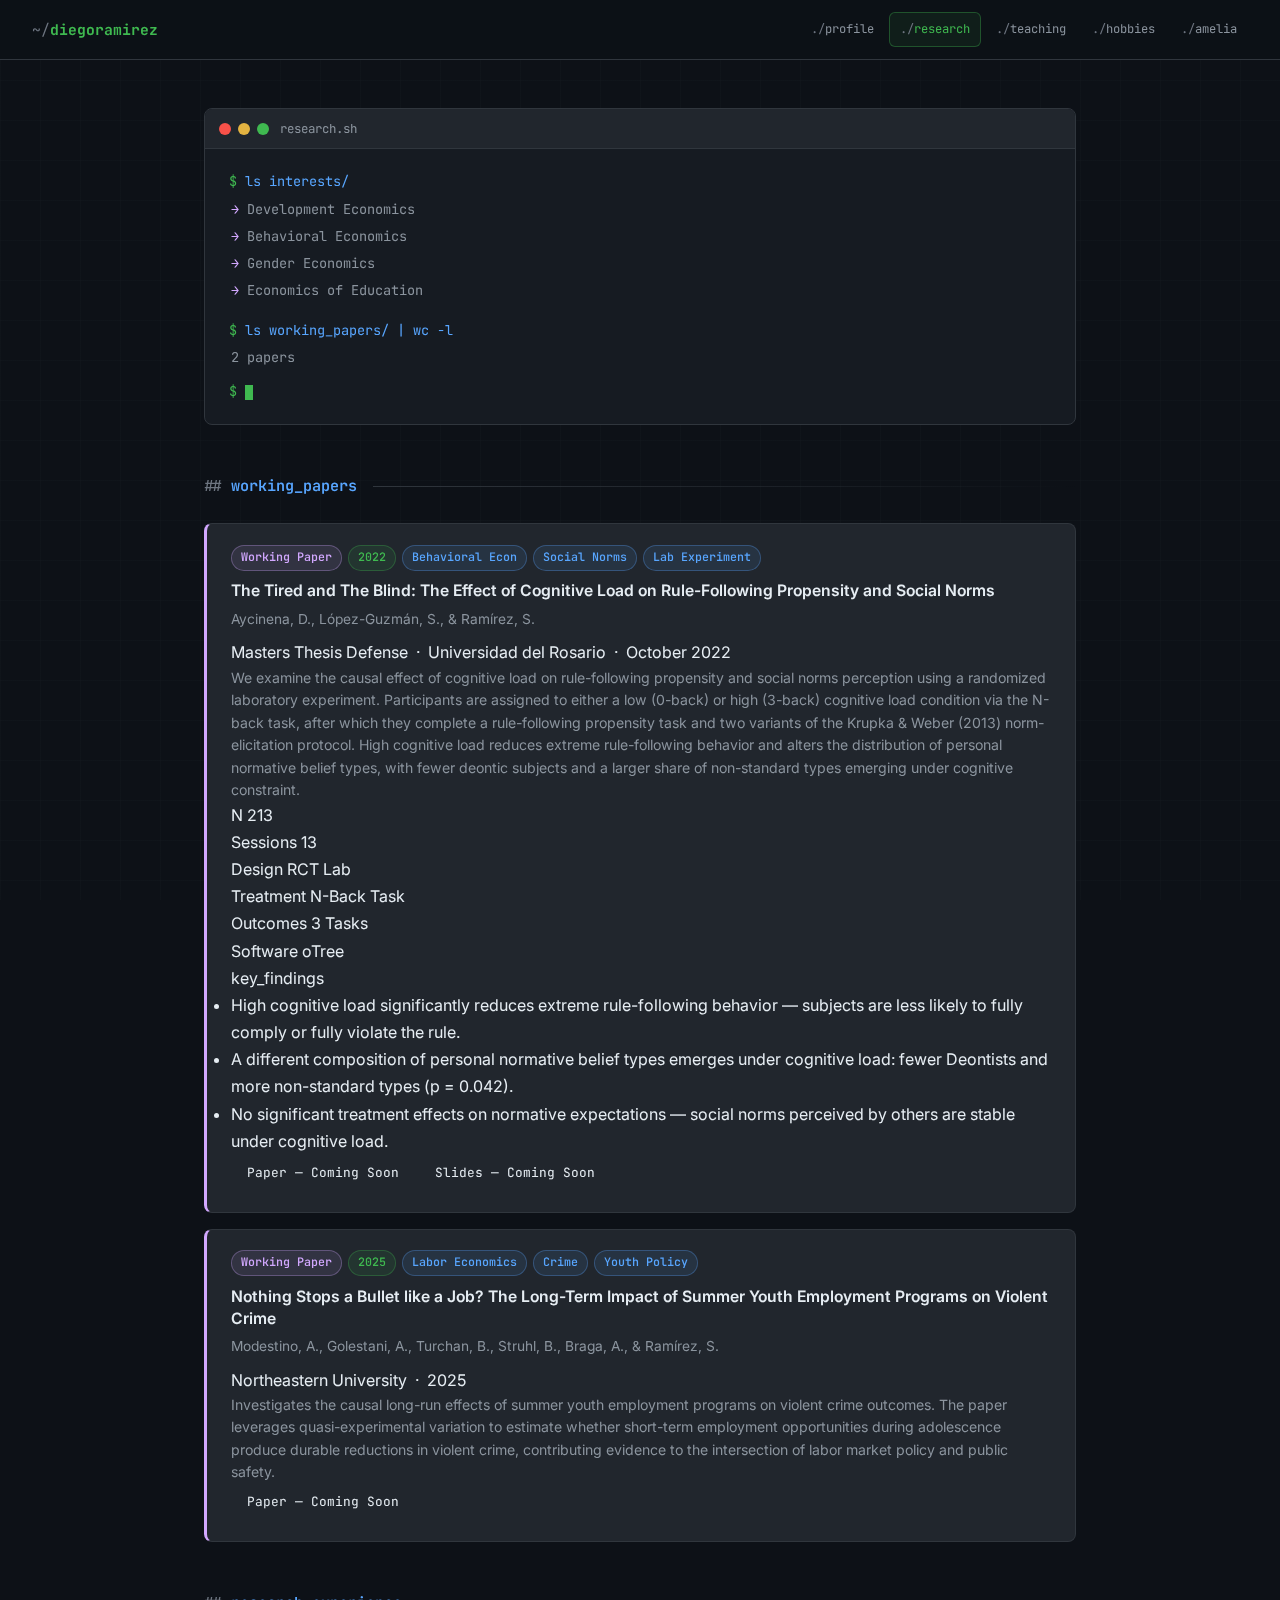
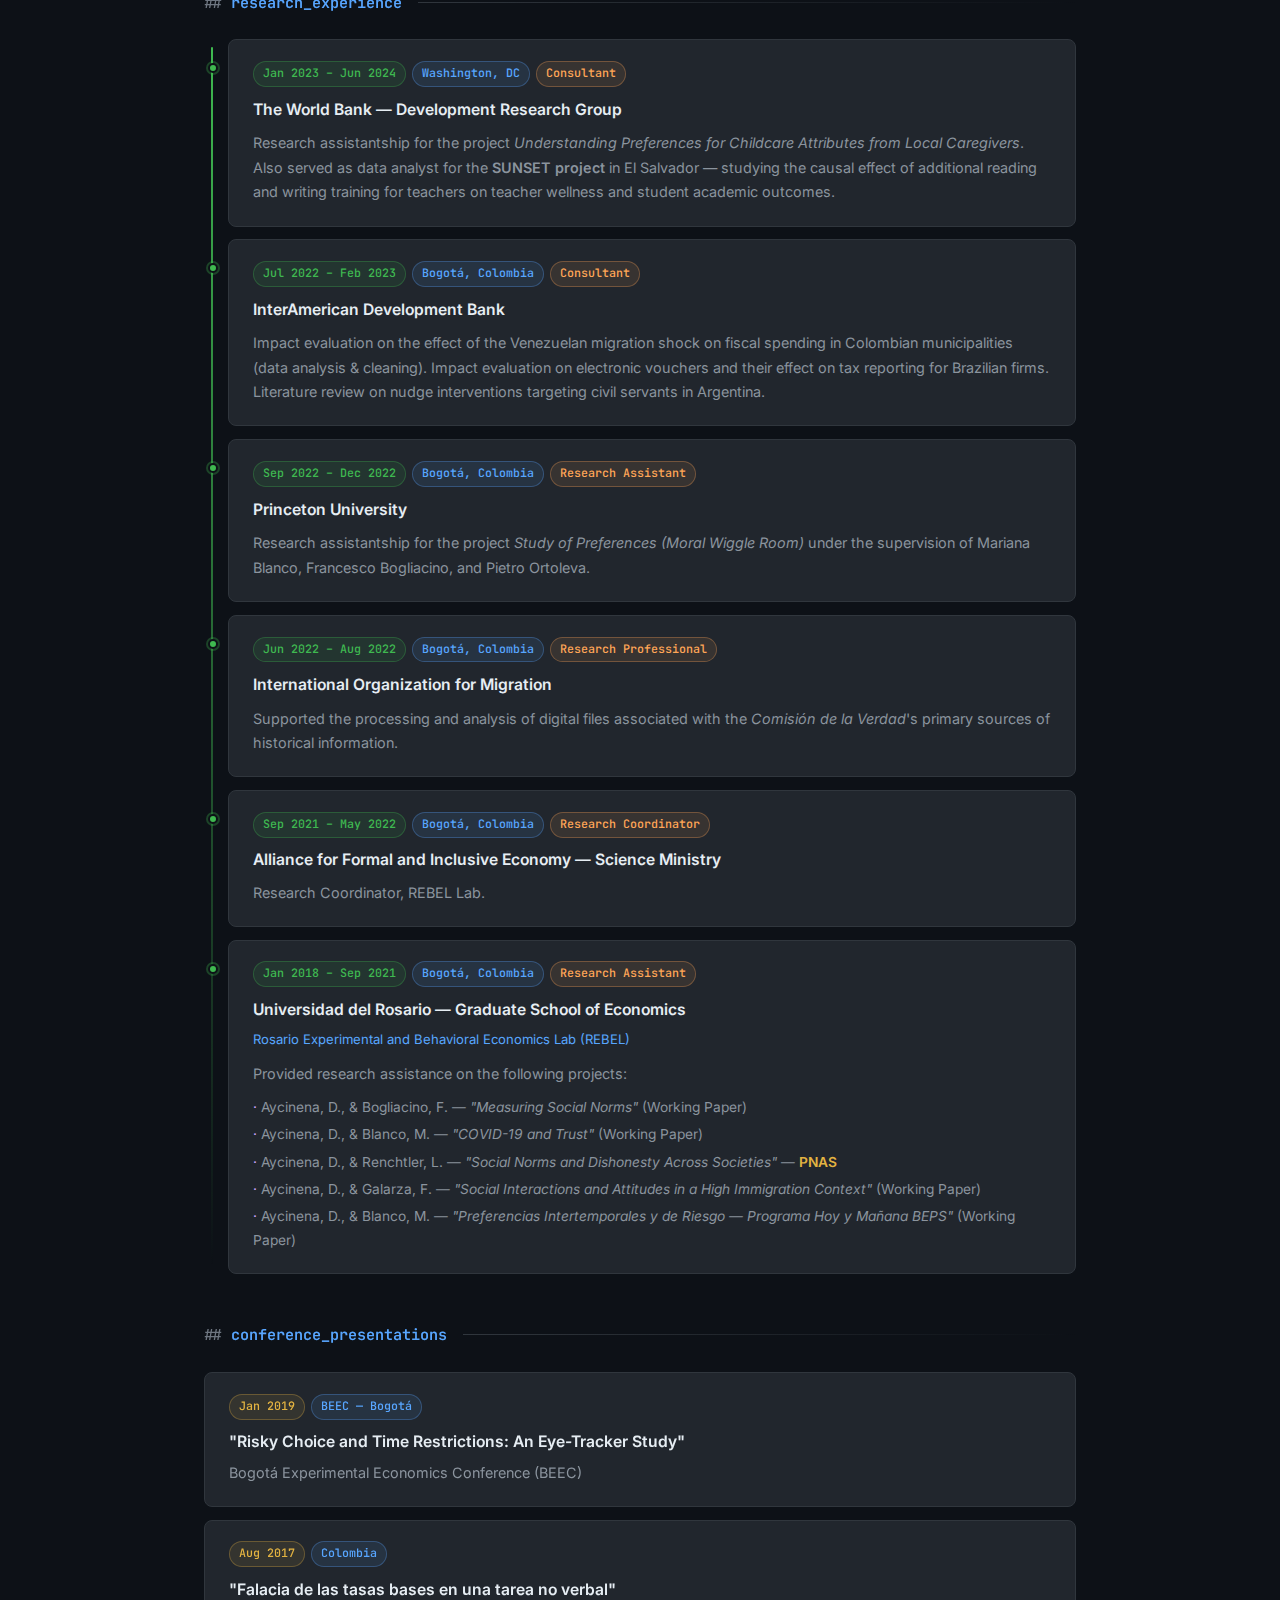
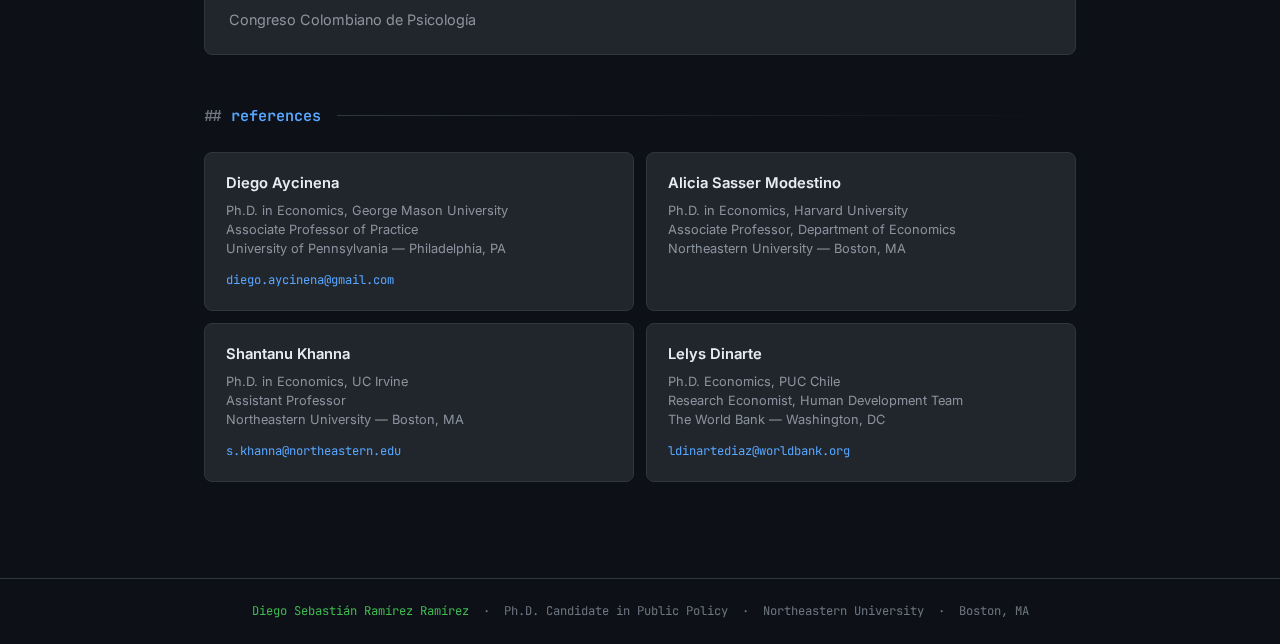
<file: research.html>
<!DOCTYPE html>
<html lang="en">
<head>
  <meta charset="UTF-8">
  <meta name="viewport" content="width=device-width, initial-scale=1.0">
  <title>Research | Diego Ramírez</title>
  <meta name="description" content="Research by Diego Ramírez — working papers, research experience, and conference presentations in behavioral and development economics.">
  <link rel="stylesheet" href="style.css">
</head>
<body>

<nav>
  <a href="index.html" class="nav-brand">diegoramirez</a>
  <ul class="nav-links">
    <li><a href="index.html">profile</a></li>
    <li><a href="research.html" class="active">research</a></li>
    <li><a href="teaching.html">teaching</a></li>
    <li><a href="hobbies.html">hobbies</a></li>
    <li><a href="amelia.html">amelia</a></li>
  </ul>
</nav>

<main>

  <!-- TERMINAL HEADER -->
  <div class="terminal">
    <div class="terminal-bar">
      <span class="dot dot-red"></span>
      <span class="dot dot-yellow"></span>
      <span class="dot dot-green"></span>
      <span class="terminal-filename">research.sh</span>
    </div>
    <div class="terminal-body">
      <div><span class="prompt">$</span> <span class="cmd">ls interests/</span></div>
      <span class="out"><span class="out-arr">→</span> Development Economics</span>
      <span class="out"><span class="out-arr">→</span> Behavioral Economics</span>
      <span class="out"><span class="out-arr">→</span> Gender Economics</span>
      <span class="out"><span class="out-arr">→</span> Economics of Education</span>
      <div class="mt-1"><span class="prompt">$</span> <span class="cmd">ls working_papers/ | wc -l</span></div>
      <span class="out">2 papers</span>
      <div class="mt-half"><span class="prompt">$</span> <span class="cursor"></span></div>
    </div>
  </div>

  <!-- WORKING PAPERS -->
  <div class="section-h">
    <h2>working_papers</h2>
    <div class="section-line"></div>
  </div>

  <div class="paper-card paper-card-featured">
    <div class="card-meta">
      <span class="tag tag-purple">Working Paper</span>
      <span class="tag tag-green">2022</span>
      <span class="tag tag-blue">Behavioral Econ</span>
      <span class="tag tag-blue">Social Norms</span>
      <span class="tag tag-blue">Lab Experiment</span>
    </div>

    <p class="paper-title">The Tired and The Blind: The Effect of Cognitive Load on Rule-Following Propensity and Social Norms</p>
    <p class="paper-authors">Aycinena, D., López-Guzmán, S., &amp; Ramírez, S.</p>
    <p class="paper-venue">Masters Thesis Defense &nbsp;·&nbsp; Universidad del Rosario &nbsp;·&nbsp; October 2022</p>

    <p class="paper-abstract">
      We examine the causal effect of cognitive load on rule-following propensity and social norms perception using a randomized laboratory experiment. Participants are assigned to either a low (0-back) or high (3-back) cognitive load condition via the N-back task, after which they complete a rule-following propensity task and two variants of the Krupka &amp; Weber (2013) norm-elicitation protocol. High cognitive load reduces extreme rule-following behavior and alters the distribution of personal normative belief types, with fewer deontic subjects and a larger share of non-standard types emerging under cognitive constraint.
    </p>

    <div class="paper-divider"></div>

    <div class="paper-stats">
      <div class="paper-stat">
        <span class="stat-label">N</span>
        <span class="stat-value">213</span>
      </div>
      <div class="paper-stat">
        <span class="stat-label">Sessions</span>
        <span class="stat-value">13</span>
      </div>
      <div class="paper-stat">
        <span class="stat-label">Design</span>
        <span class="stat-value">RCT Lab</span>
      </div>
      <div class="paper-stat">
        <span class="stat-label">Treatment</span>
        <span class="stat-value">N-Back Task</span>
      </div>
      <div class="paper-stat">
        <span class="stat-label">Outcomes</span>
        <span class="stat-value">3 Tasks</span>
      </div>
      <div class="paper-stat">
        <span class="stat-label">Software</span>
        <span class="stat-value">oTree</span>
      </div>
    </div>

    <div class="paper-findings">
      <span class="paper-findings-label">key_findings</span>
      <ul>
        <li>High cognitive load significantly reduces extreme rule-following behavior — subjects are less likely to fully comply or fully violate the rule.</li>
        <li>A different composition of personal normative belief types emerges under cognitive load: fewer Deontists and more non-standard types (p = 0.042).</li>
        <li>No significant treatment effects on normative expectations — social norms perceived by others are stable under cognitive load.</li>
      </ul>
    </div>

    <div class="paper-links">
      <span class="btn btn-ghost">Paper — Coming Soon</span>
      <span class="btn btn-ghost">Slides — Coming Soon</span>
    </div>
  </div>

  <div class="paper-card paper-card-featured">
    <div class="card-meta">
      <span class="tag tag-purple">Working Paper</span>
      <span class="tag tag-green">2025</span>
      <span class="tag tag-blue">Labor Economics</span>
      <span class="tag tag-blue">Crime</span>
      <span class="tag tag-blue">Youth Policy</span>
    </div>

    <p class="paper-title">Nothing Stops a Bullet like a Job? The Long-Term Impact of Summer Youth Employment Programs on Violent Crime</p>
    <p class="paper-authors">Modestino, A., Golestani, A., Turchan, B., Struhl, B., Braga, A., &amp; Ramírez, S.</p>
    <p class="paper-venue">Northeastern University &nbsp;·&nbsp; 2025</p>

    <p class="paper-abstract">
      Investigates the causal long-run effects of summer youth employment programs on violent crime outcomes. The paper leverages quasi-experimental variation to estimate whether short-term employment opportunities during adolescence produce durable reductions in violent crime, contributing evidence to the intersection of labor market policy and public safety.
    </p>

    <div class="paper-links">
      <span class="btn btn-ghost">Paper — Coming Soon</span>
    </div>
  </div>

  <!-- RESEARCH EXPERIENCE -->
  <div class="section-h">
    <h2>research_experience</h2>
    <div class="section-line"></div>
  </div>

  <div class="timeline">

    <div class="timeline-item">
      <div class="card">
        <div class="card-meta">
          <span class="tag tag-green">Jan 2023 – Jun 2024</span>
          <span class="tag tag-blue">Washington, DC</span>
          <span class="tag tag-orange">Consultant</span>
        </div>
        <h3>The World Bank — Development Research Group</h3>
        <p style="margin-top: 0.5rem;">
          Research assistantship for the project <em>Understanding Preferences for Childcare Attributes from Local Caregivers</em>.
          Also served as data analyst for the <strong>SUNSET project</strong> in El Salvador — studying the causal effect of additional reading and writing training for teachers on teacher wellness and student academic outcomes.
        </p>
      </div>
    </div>

    <div class="timeline-item">
      <div class="card">
        <div class="card-meta">
          <span class="tag tag-green">Jul 2022 – Feb 2023</span>
          <span class="tag tag-blue">Bogotá, Colombia</span>
          <span class="tag tag-orange">Consultant</span>
        </div>
        <h3>InterAmerican Development Bank</h3>
        <p style="margin-top: 0.5rem;">
          Impact evaluation on the effect of the Venezuelan migration shock on fiscal spending in Colombian municipalities (data analysis &amp; cleaning).
          Impact evaluation on electronic vouchers and their effect on tax reporting for Brazilian firms.
          Literature review on nudge interventions targeting civil servants in Argentina.
        </p>
      </div>
    </div>

    <div class="timeline-item">
      <div class="card">
        <div class="card-meta">
          <span class="tag tag-green">Sep 2022 – Dec 2022</span>
          <span class="tag tag-blue">Bogotá, Colombia</span>
          <span class="tag tag-orange">Research Assistant</span>
        </div>
        <h3>Princeton University</h3>
        <p style="margin-top: 0.5rem;">
          Research assistantship for the project <em>Study of Preferences (Moral Wiggle Room)</em> under the supervision of Mariana Blanco, Francesco Bogliacino, and Pietro Ortoleva.
        </p>
      </div>
    </div>

    <div class="timeline-item">
      <div class="card">
        <div class="card-meta">
          <span class="tag tag-green">Jun 2022 – Aug 2022</span>
          <span class="tag tag-blue">Bogotá, Colombia</span>
          <span class="tag tag-orange">Research Professional</span>
        </div>
        <h3>International Organization for Migration</h3>
        <p style="margin-top: 0.5rem;">
          Supported the processing and analysis of digital files associated with the <em>Comisión de la Verdad</em>'s primary sources of historical information.
        </p>
      </div>
    </div>

    <div class="timeline-item">
      <div class="card">
        <div class="card-meta">
          <span class="tag tag-green">Sep 2021 – May 2022</span>
          <span class="tag tag-blue">Bogotá, Colombia</span>
          <span class="tag tag-orange">Research Coordinator</span>
        </div>
        <h3>Alliance for Formal and Inclusive Economy — Science Ministry</h3>
        <p style="margin-top: 0.4rem;">Research Coordinator, REBEL Lab.</p>
      </div>
    </div>

    <div class="timeline-item">
      <div class="card">
        <div class="card-meta">
          <span class="tag tag-green">Jan 2018 – Sep 2021</span>
          <span class="tag tag-blue">Bogotá, Colombia</span>
          <span class="tag tag-orange">Research Assistant</span>
        </div>
        <h3>Universidad del Rosario — Graduate School of Economics</h3>
        <p style="color: var(--blue); font-size: 0.82rem; margin: 0.3rem 0 0.7rem;">
          Rosario Experimental and Behavioral Economics Lab (REBEL)
        </p>
        <p style="margin-bottom: 0.6rem;">Provided research assistance on the following projects:</p>
        <ul style="list-style: none; padding: 0; display: flex; flex-direction: column; gap: 4px;">
          <li style="font-size: 0.86rem; color: var(--text-muted);">
            <span class="ac-purple">·</span> Aycinena, D., &amp; Bogliacino, F. — <em>"Measuring Social Norms"</em> (Working Paper)
          </li>
          <li style="font-size: 0.86rem; color: var(--text-muted);">
            <span class="ac-purple">·</span> Aycinena, D., &amp; Blanco, M. — <em>"COVID-19 and Trust"</em> (Working Paper)
          </li>
          <li style="font-size: 0.86rem; color: var(--text-muted);">
            <span class="ac-purple">·</span> Aycinena, D., &amp; Renchtler, L. — <em>"Social Norms and Dishonesty Across Societies"</em> — <strong style="color: var(--yellow);">PNAS</strong>
          </li>
          <li style="font-size: 0.86rem; color: var(--text-muted);">
            <span class="ac-purple">·</span> Aycinena, D., &amp; Galarza, F. — <em>"Social Interactions and Attitudes in a High Immigration Context"</em> (Working Paper)
          </li>
          <li style="font-size: 0.86rem; color: var(--text-muted);">
            <span class="ac-purple">·</span> Aycinena, D., &amp; Blanco, M. — <em>"Preferencias Intertemporales y de Riesgo — Programa Hoy y Mañana BEPS"</em> (Working Paper)
          </li>
        </ul>
      </div>
    </div>

  </div>

  <!-- CONFERENCE PRESENTATIONS -->
  <div class="section-h">
    <h2>conference_presentations</h2>
    <div class="section-line"></div>
  </div>

  <div class="card">
    <div class="card-meta">
      <span class="tag tag-yellow">Jan 2019</span>
      <span class="tag tag-blue">BEEC — Bogotá</span>
    </div>
    <h3>"Risky Choice and Time Restrictions: An Eye-Tracker Study"</h3>
    <p>Bogotá Experimental Economics Conference (BEEC)</p>
  </div>

  <div class="card">
    <div class="card-meta">
      <span class="tag tag-yellow">Aug 2017</span>
      <span class="tag tag-blue">Colombia</span>
    </div>
    <h3>"Falacia de las tasas bases en una tarea no verbal"</h3>
    <p>Congreso Colombiano de Psicología</p>
  </div>

  <!-- REFERENCES -->
  <div class="section-h">
    <h2>references</h2>
    <div class="section-line"></div>
  </div>

  <div class="ref-grid">
    <div class="ref-card">
      <h4>Diego Aycinena</h4>
      <p>
        Ph.D. in Economics, George Mason University<br>
        Associate Professor of Practice<br>
        University of Pennsylvania — Philadelphia, PA
      </p>
      <a href="mailto:diego.aycinena@gmail.com">diego.aycinena@gmail.com</a>
    </div>
    <div class="ref-card">
      <h4>Alicia Sasser Modestino</h4>
      <p>
        Ph.D. in Economics, Harvard University<br>
        Associate Professor, Department of Economics<br>
        Northeastern University — Boston, MA
      </p>
    </div>
    <div class="ref-card">
      <h4>Shantanu Khanna</h4>
      <p>
        Ph.D. in Economics, UC Irvine<br>
        Assistant Professor<br>
        Northeastern University — Boston, MA
      </p>
      <a href="mailto:s.khanna@northeastern.edu">s.khanna@northeastern.edu</a>
    </div>
    <div class="ref-card">
      <h4>Lelys Dinarte</h4>
      <p>
        Ph.D. Economics, PUC Chile<br>
        Research Economist, Human Development Team<br>
        The World Bank — Washington, DC
      </p>
      <a href="mailto:ldinartediaz@worldbank.org">ldinartediaz@worldbank.org</a>
    </div>
  </div>

</main>

<footer>
  <span>Diego Sebastián Ramírez Ramírez</span> &nbsp;·&nbsp; Ph.D. Candidate in Public Policy &nbsp;·&nbsp; Northeastern University &nbsp;·&nbsp; Boston, MA
</footer>

</body>
</html>
</file>
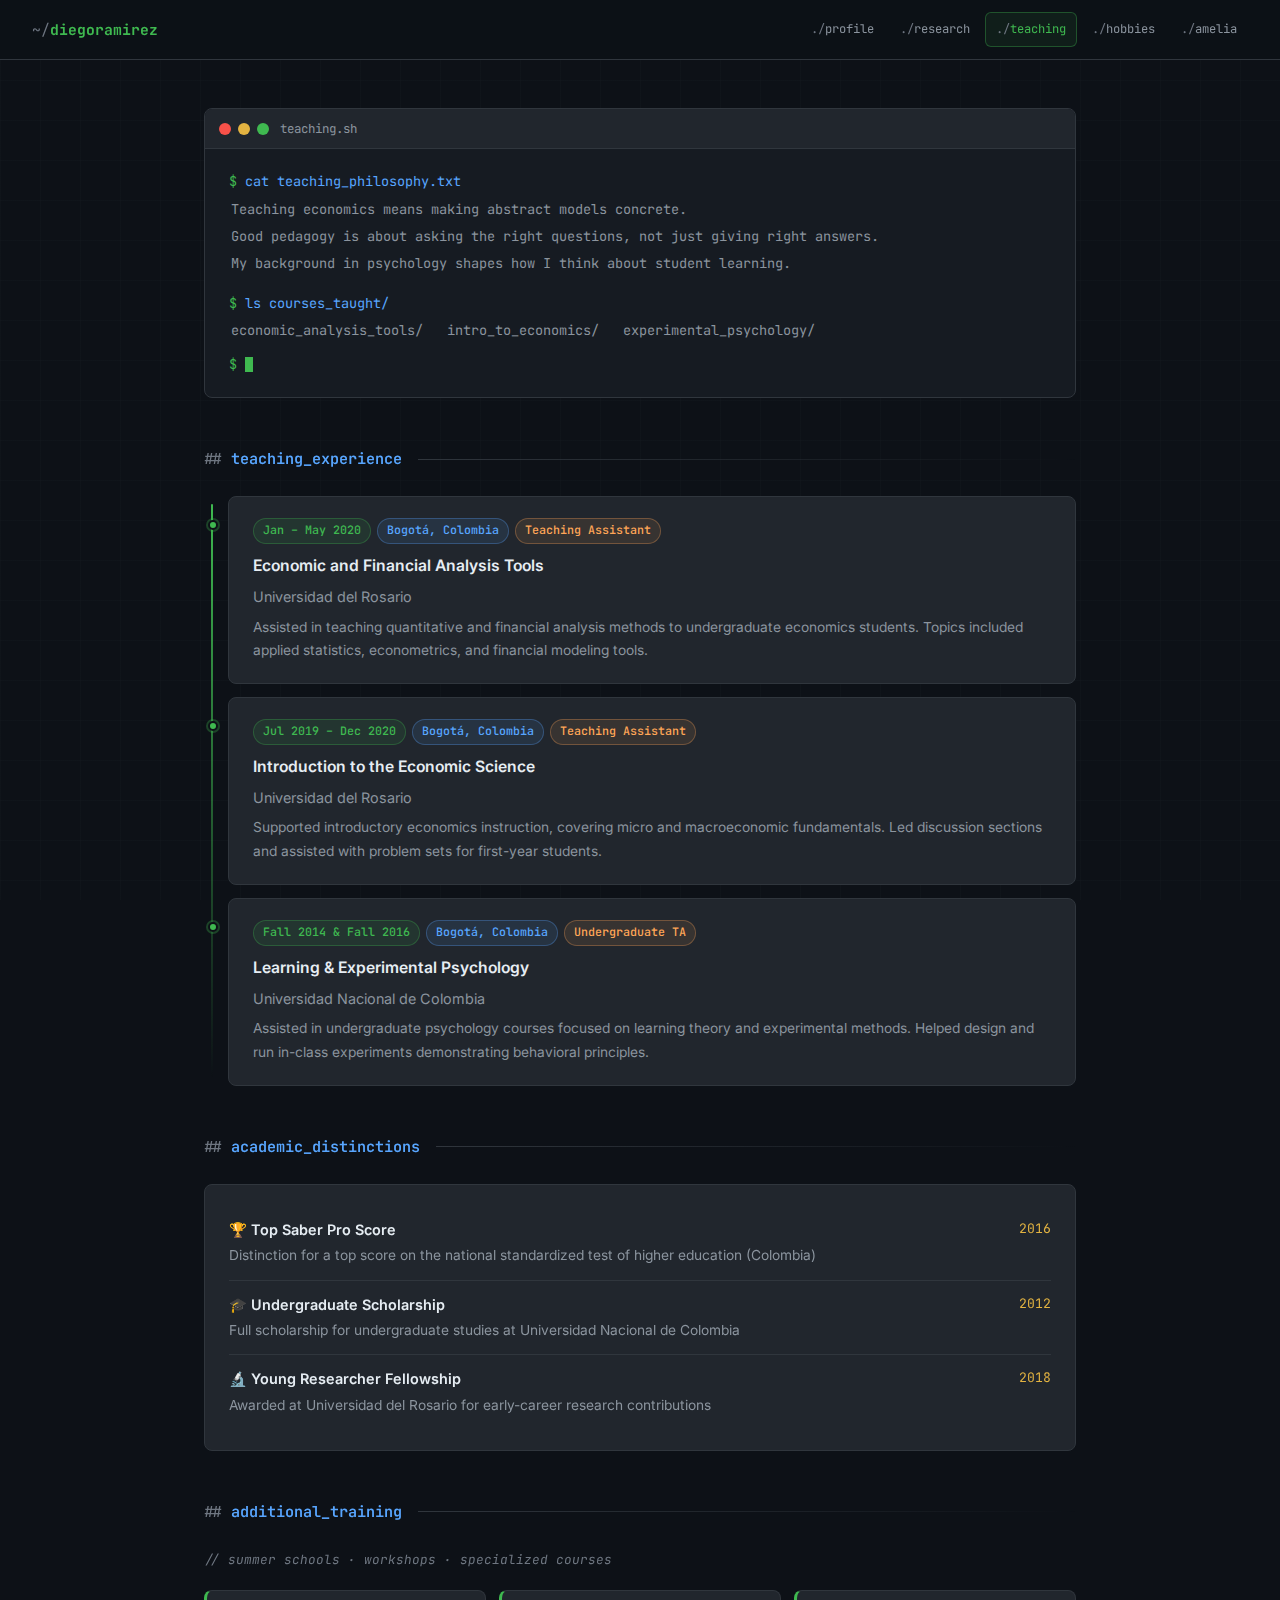
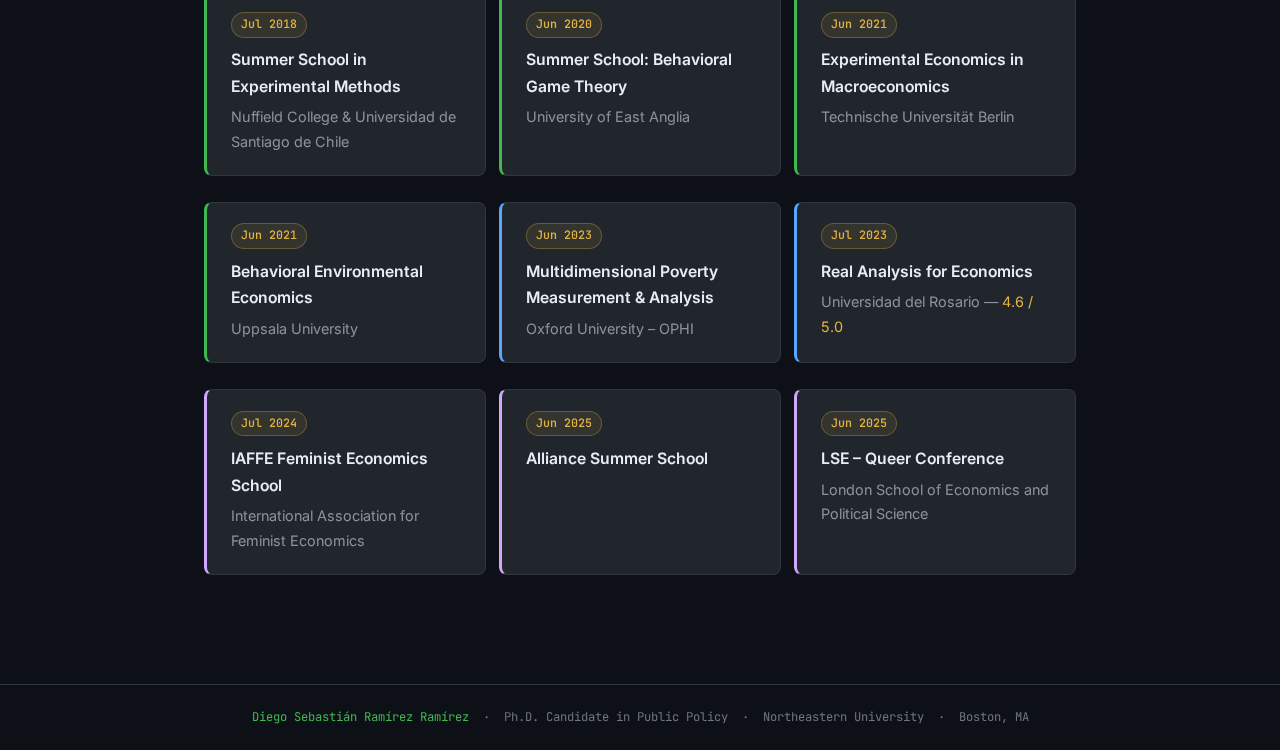
<file: teaching.html>
<!DOCTYPE html>
<html lang="en">
<head>
  <meta charset="UTF-8">
  <meta name="viewport" content="width=device-width, initial-scale=1.0">
  <title>Teaching | Diego Ramírez</title>
  <meta name="description" content="Teaching experience and academic training of Diego Ramírez, PhD Candidate at Northeastern University.">
  <link rel="stylesheet" href="style.css">
</head>
<body>

<nav>
  <a href="index.html" class="nav-brand">diegoramirez</a>
  <ul class="nav-links">
    <li><a href="index.html">profile</a></li>
    <li><a href="research.html">research</a></li>
    <li><a href="teaching.html" class="active">teaching</a></li>
    <li><a href="hobbies.html">hobbies</a></li>
    <li><a href="amelia.html">amelia</a></li>
  </ul>
</nav>

<main>

  <!-- TERMINAL HEADER -->
  <div class="terminal">
    <div class="terminal-bar">
      <span class="dot dot-red"></span>
      <span class="dot dot-yellow"></span>
      <span class="dot dot-green"></span>
      <span class="terminal-filename">teaching.sh</span>
    </div>
    <div class="terminal-body">
      <div><span class="prompt">$</span> <span class="cmd">cat teaching_philosophy.txt</span></div>
      <span class="out">Teaching economics means making abstract models concrete.</span>
      <span class="out">Good pedagogy is about asking the right questions, not just giving right answers.</span>
      <span class="out">My background in psychology shapes how I think about student learning.</span>
      <div class="mt-1"><span class="prompt">$</span> <span class="cmd">ls courses_taught/</span></div>
      <span class="out">economic_analysis_tools/&nbsp;&nbsp; intro_to_economics/&nbsp;&nbsp; experimental_psychology/</span>
      <div class="mt-half"><span class="prompt">$</span> <span class="cursor"></span></div>
    </div>
  </div>

  <!-- TEACHING EXPERIENCE -->
  <div class="section-h">
    <h2>teaching_experience</h2>
    <div class="section-line"></div>
  </div>

  <div class="timeline">

    <div class="timeline-item">
      <div class="card">
        <div class="card-meta">
          <span class="tag tag-green">Jan – May 2020</span>
          <span class="tag tag-blue">Bogotá, Colombia</span>
          <span class="tag tag-orange">Teaching Assistant</span>
        </div>
        <h3>Economic and Financial Analysis Tools</h3>
        <p>Universidad del Rosario</p>
        <p style="margin-top: 0.4rem; font-size: 0.86rem;">
          Assisted in teaching quantitative and financial analysis methods to undergraduate economics students. Topics included applied statistics, econometrics, and financial modeling tools.
        </p>
      </div>
    </div>

    <div class="timeline-item">
      <div class="card">
        <div class="card-meta">
          <span class="tag tag-green">Jul 2019 – Dec 2020</span>
          <span class="tag tag-blue">Bogotá, Colombia</span>
          <span class="tag tag-orange">Teaching Assistant</span>
        </div>
        <h3>Introduction to the Economic Science</h3>
        <p>Universidad del Rosario</p>
        <p style="margin-top: 0.4rem; font-size: 0.86rem;">
          Supported introductory economics instruction, covering micro and macroeconomic fundamentals. Led discussion sections and assisted with problem sets for first-year students.
        </p>
      </div>
    </div>

    <div class="timeline-item">
      <div class="card">
        <div class="card-meta">
          <span class="tag tag-green">Fall 2014 &amp; Fall 2016</span>
          <span class="tag tag-blue">Bogotá, Colombia</span>
          <span class="tag tag-orange">Undergraduate TA</span>
        </div>
        <h3>Learning &amp; Experimental Psychology</h3>
        <p>Universidad Nacional de Colombia</p>
        <p style="margin-top: 0.4rem; font-size: 0.86rem;">
          Assisted in undergraduate psychology courses focused on learning theory and experimental methods. Helped design and run in-class experiments demonstrating behavioral principles.
        </p>
      </div>
    </div>

  </div>

  <!-- ACADEMIC DISTINCTIONS -->
  <div class="section-h">
    <h2>academic_distinctions</h2>
    <div class="section-line"></div>
  </div>

  <div class="card">
    <div class="distinction-item">
      <span>
        <strong>🏆 Top Saber Pro Score</strong>
        <span style="color: var(--text-muted); font-size: 0.86rem; display: block; margin-top: 2px;">
          Distinction for a top score on the national standardized test of higher education (Colombia)
        </span>
      </span>
      <span class="distinction-year">2016</span>
    </div>
    <div class="distinction-item">
      <span>
        <strong>🎓 Undergraduate Scholarship</strong>
        <span style="color: var(--text-muted); font-size: 0.86rem; display: block; margin-top: 2px;">
          Full scholarship for undergraduate studies at Universidad Nacional de Colombia
        </span>
      </span>
      <span class="distinction-year">2012</span>
    </div>
    <div class="distinction-item">
      <span>
        <strong>🔬 Young Researcher Fellowship</strong>
        <span style="color: var(--text-muted); font-size: 0.86rem; display: block; margin-top: 2px;">
          Awarded at Universidad del Rosario for early-career research contributions
        </span>
      </span>
      <span class="distinction-year">2018</span>
    </div>
  </div>

  <!-- ADDITIONAL TRAINING -->
  <div class="section-h">
    <h2>additional_training</h2>
    <div class="section-line"></div>
  </div>

  <p class="comment" style="font-family: var(--font-mono); font-size: 0.8rem; color: var(--text-dim); margin-bottom: 1.2rem;">// summer schools · workshops · specialized courses</p>

  <div class="courses-grid">

    <div class="card" style="border-left: 3px solid var(--green);">
      <div class="card-meta"><span class="tag tag-yellow">Jul 2018</span></div>
      <h3>Summer School in Experimental Methods</h3>
      <p>Nuffield College &amp; Universidad de Santiago de Chile</p>
    </div>

    <div class="card" style="border-left: 3px solid var(--green);">
      <div class="card-meta"><span class="tag tag-yellow">Jun 2020</span></div>
      <h3>Summer School: Behavioral Game Theory</h3>
      <p>University of East Anglia</p>
    </div>

    <div class="card" style="border-left: 3px solid var(--green);">
      <div class="card-meta"><span class="tag tag-yellow">Jun 2021</span></div>
      <h3>Experimental Economics in Macroeconomics</h3>
      <p>Technische Universität Berlin</p>
    </div>

    <div class="card" style="border-left: 3px solid var(--green);">
      <div class="card-meta"><span class="tag tag-yellow">Jun 2021</span></div>
      <h3>Behavioral Environmental Economics</h3>
      <p>Uppsala University</p>
    </div>

    <div class="card" style="border-left: 3px solid var(--blue);">
      <div class="card-meta"><span class="tag tag-yellow">Jun 2023</span></div>
      <h3>Multidimensional Poverty Measurement &amp; Analysis</h3>
      <p>Oxford University – OPHI</p>
    </div>

    <div class="card" style="border-left: 3px solid var(--blue);">
      <div class="card-meta"><span class="tag tag-yellow">Jul 2023</span></div>
      <h3>Real Analysis for Economics</h3>
      <p>Universidad del Rosario — <span class="ac-yellow">4.6 / 5.0</span></p>
    </div>

    <div class="card" style="border-left: 3px solid var(--purple);">
      <div class="card-meta"><span class="tag tag-yellow">Jul 2024</span></div>
      <h3>IAFFE Feminist Economics School</h3>
      <p>International Association for Feminist Economics</p>
    </div>

    <div class="card" style="border-left: 3px solid var(--purple);">
      <div class="card-meta"><span class="tag tag-yellow">Jun 2025</span></div>
      <h3>Alliance Summer School</h3>
    </div>

    <div class="card" style="border-left: 3px solid var(--purple);">
      <div class="card-meta"><span class="tag tag-yellow">Jun 2025</span></div>
      <h3>LSE – Queer Conference</h3>
      <p>London School of Economics and Political Science</p>
    </div>

  </div>

</main>

<footer>
  <span>Diego Sebastián Ramírez Ramírez</span> &nbsp;·&nbsp; Ph.D. Candidate in Public Policy &nbsp;·&nbsp; Northeastern University &nbsp;·&nbsp; Boston, MA
</footer>

</body>
</html>
</file>
<file: style.css>
@import url('https://fonts.googleapis.com/css2?family=JetBrains+Mono:ital,wght@0,400;0,500;0,700;1,400&family=Inter:wght@300;400;500;600;700&display=swap');

:root {
  --bg: #0d1117;
  --bg-secondary: #161b22;
  --bg-card: #21262d;
  --border: #30363d;
  --border-hover: #58a6ff;
  --text: #e6edf3;
  --text-muted: #8b949e;
  --text-dim: #6e7681;
  --green: #3fb950;
  --blue: #58a6ff;
  --purple: #d2a8ff;
  --yellow: #e3b341;
  --orange: #ffa657;
  --red: #f85149;
  --font-mono: 'JetBrains Mono', 'Courier New', monospace;
  --font-sans: 'Inter', system-ui, sans-serif;
  --radius: 8px;
}

*, *::before, *::after { box-sizing: border-box; margin: 0; padding: 0; }

html { scroll-behavior: smooth; }

body {
  background-color: var(--bg);
  color: var(--text);
  font-family: var(--font-sans);
  line-height: 1.7;
  font-size: 16px;
  min-height: 100vh;
}

/* Subtle grid background */
body::after {
  content: '';
  position: fixed;
  inset: 0;
  background-image:
    linear-gradient(rgba(48, 54, 61, 0.1) 1px, transparent 1px),
    linear-gradient(90deg, rgba(48, 54, 61, 0.1) 1px, transparent 1px);
  background-size: 40px 40px;
  pointer-events: none;
  z-index: 0;
}

/* ── NAVIGATION ── */
nav {
  position: sticky;
  top: 0;
  z-index: 100;
  background: rgba(13, 17, 23, 0.93);
  backdrop-filter: blur(12px);
  -webkit-backdrop-filter: blur(12px);
  border-bottom: 1px solid var(--border);
  padding: 0 2rem;
  display: flex;
  align-items: center;
  justify-content: space-between;
  height: 60px;
}

.nav-brand {
  font-family: var(--font-mono);
  font-size: 0.92rem;
  font-weight: 700;
  text-decoration: none;
  color: var(--green);
  white-space: nowrap;
}

.nav-brand::before {
  content: '~/';
  color: var(--text-dim);
  font-weight: 400;
}

.nav-links {
  display: flex;
  gap: 4px;
  list-style: none;
}

.nav-links a {
  display: block;
  color: var(--text-muted);
  text-decoration: none;
  font-family: var(--font-mono);
  font-size: 0.76rem;
  padding: 6px 10px;
  border-radius: 6px;
  border: 1px solid transparent;
  transition: all 0.15s ease;
  white-space: nowrap;
}

.nav-links a::before { content: './'; color: var(--text-dim); }

.nav-links a:hover,
.nav-links a.active {
  color: var(--green);
  border-color: rgba(63, 185, 80, 0.35);
  background: rgba(63, 185, 80, 0.08);
}

/* ── MAIN ── */
main {
  position: relative;
  z-index: 1;
  max-width: 920px;
  margin: 0 auto;
  padding: 3rem 1.5rem 6rem;
}

/* ── HERO ── */
.hero {
  display: flex;
  gap: 2.5rem;
  align-items: center;
  padding: 2.5rem;
  background: var(--bg-card);
  border: 1px solid var(--border);
  border-radius: var(--radius);
  margin-bottom: 2.5rem;
}

.hero-photo {
  width: 170px;
  height: 170px;
  object-fit: cover;
  object-position: center top;
  border-radius: 50%;
  border: 3px solid var(--green);
  box-shadow: 0 0 0 6px rgba(63, 185, 80, 0.1);
  flex-shrink: 0;
}

.hero-text h1 {
  font-size: 1.85rem;
  font-weight: 700;
  line-height: 1.2;
  margin-bottom: 0.4rem;
}

.hero-title {
  font-family: var(--font-mono);
  color: var(--blue);
  font-size: 0.9rem;
  margin-bottom: 0.15rem;
}

.hero-institution {
  color: var(--text-muted);
  font-size: 0.88rem;
  margin-bottom: 1.1rem;
}

.badge-row { display: flex; flex-wrap: wrap; gap: 6px; margin-bottom: 1.4rem; }

.hero-actions { display: flex; gap: 10px; flex-wrap: wrap; }

/* ── BUTTONS ── */
.btn {
  display: inline-block;
  padding: 7px 16px;
  border-radius: 6px;
  font-family: var(--font-mono);
  font-size: 0.8rem;
  text-decoration: none;
  transition: all 0.15s;
  cursor: pointer;
}

.btn-primary {
  background: var(--green);
  color: #0d1117;
  font-weight: 700;
  border: 1px solid var(--green);
}
.btn-primary:hover { background: #5dbd6a; border-color: #5dbd6a; }

.btn-outline {
  background: transparent;
  color: var(--blue);
  border: 1px solid rgba(88, 166, 255, 0.4);
}
.btn-outline:hover { background: rgba(88, 166, 255, 0.1); border-color: var(--blue); }

/* ── TERMINAL ── */
.terminal {
  background: var(--bg-secondary);
  border: 1px solid var(--border);
  border-radius: var(--radius);
  overflow: hidden;
  font-family: var(--font-mono);
  font-size: 0.85rem;
  margin-bottom: 2.5rem;
}

.terminal-bar {
  background: var(--bg-card);
  border-bottom: 1px solid var(--border);
  padding: 9px 14px;
  display: flex;
  align-items: center;
  gap: 7px;
}

.dot { width: 12px; height: 12px; border-radius: 50%; }
.dot-red   { background: #f85149; }
.dot-yellow{ background: #e3b341; }
.dot-green { background: #3fb950; }

.terminal-filename { color: var(--text-muted); font-size: 0.78rem; margin-left: 4px; }

.terminal-body { padding: 1.2rem 1.5rem; line-height: 2; }

.prompt  { color: var(--green); }
.cmd     { color: var(--blue); }
.out     { display: block; color: var(--text-muted); padding-left: 2px; }
.out-arr { color: var(--purple); }
.comment { color: var(--text-dim); font-style: italic; }

.cursor {
  display: inline-block;
  width: 8px; height: 15px;
  background: var(--green);
  vertical-align: middle;
  animation: blink 1s step-end infinite;
}

@keyframes blink { 0%, 100% { opacity: 1; } 50% { opacity: 0; } }

/* ── SECTION HEADERS ── */
.section-h {
  display: flex;
  align-items: center;
  gap: 1rem;
  margin: 3rem 0 1.5rem;
}

.section-h h2 {
  font-family: var(--font-mono);
  font-size: 0.95rem;
  font-weight: 600;
  color: var(--blue);
  white-space: nowrap;
}

.section-h h2::before { content: '## '; color: var(--text-dim); }

.section-line {
  flex: 1;
  height: 1px;
  background: linear-gradient(to right, var(--border), transparent);
}

/* ── CARDS ── */
.card {
  background: var(--bg-card);
  border: 1px solid var(--border);
  border-radius: var(--radius);
  padding: 1.3rem 1.5rem;
  margin-bottom: 0.8rem;
  transition: border-color 0.15s, box-shadow 0.15s;
}
.card:hover { border-color: var(--border-hover); box-shadow: 0 2px 10px rgba(0,0,0,0.3); }
.card h3 { font-size: 0.98rem; font-weight: 600; margin-bottom: 0.3rem; }
.card p { color: var(--text-muted); font-size: 0.9rem; }
.card-meta { display: flex; flex-wrap: wrap; gap: 6px; margin-bottom: 0.6rem; }

/* ── TAGS ── */
.tag {
  display: inline-flex;
  align-items: center;
  padding: 2px 9px;
  border-radius: 20px;
  font-family: var(--font-mono);
  font-size: 0.73rem;
  font-weight: 500;
  border: 1px solid;
}
.tag-blue   { color: var(--blue);   background: rgba(88,166,255,0.1);  border-color: rgba(88,166,255,0.3); }
.tag-green  { color: var(--green);  background: rgba(63,185,80,0.1);   border-color: rgba(63,185,80,0.3); }
.tag-purple { color: var(--purple); background: rgba(210,168,255,0.1); border-color: rgba(210,168,255,0.3); }
.tag-yellow { color: var(--yellow); background: rgba(227,179,65,0.1);  border-color: rgba(227,179,65,0.3); }
.tag-orange { color: var(--orange); background: rgba(255,166,87,0.1);  border-color: rgba(255,166,87,0.3); }

/* ── TIMELINE ── */
.timeline { position: relative; padding-left: 24px; }
.timeline::before {
  content: '';
  position: absolute;
  left: 7px; top: 8px; bottom: 8px;
  width: 2px;
  background: linear-gradient(to bottom, var(--green), transparent);
  border-radius: 2px;
}
.timeline-item { position: relative; margin-bottom: 0.8rem; }
.timeline-item::before {
  content: '';
  position: absolute;
  left: -20px; top: 1.5rem;
  width: 10px; height: 10px;
  border-radius: 50%;
  background: var(--green);
  border: 2px solid var(--bg);
  box-shadow: 0 0 0 2px rgba(63, 185, 80, 0.3);
}

/* ── SKILLS ── */
.skills-grid { display: grid; grid-template-columns: 1fr 1fr; gap: 0.8rem; }
.skill-item { margin-bottom: 0.85rem; }
.skill-label {
  display: flex;
  justify-content: space-between;
  margin-bottom: 4px;
  font-family: var(--font-mono);
  font-size: 0.8rem;
}
.skill-name  { color: var(--text); }
.skill-level { color: var(--text-dim); }
.skill-track {
  height: 6px;
  background: var(--bg);
  border-radius: 3px;
  overflow: hidden;
  border: 1px solid var(--border);
}
.skill-fill         { height: 100%; border-radius: 3px; background: linear-gradient(to right, var(--green), #5dbd6a); }
.skill-fill.blue    { background: linear-gradient(to right, var(--blue), #82bcff); }
.skill-fill.purple  { background: linear-gradient(to right, var(--purple), #e0c4ff); }

.tools-wrap { display: flex; flex-wrap: wrap; gap: 6px; }

/* ── PAPER CARDS ── */
.paper-card {
  background: var(--bg-card);
  border: 1px solid var(--border);
  border-left: 3px solid var(--purple);
  border-radius: var(--radius);
  padding: 1.3rem 1.5rem;
  margin-bottom: 1rem;
  transition: box-shadow 0.15s;
}
.paper-card:hover { box-shadow: 0 2px 10px rgba(0,0,0,0.3); border-color: var(--purple); }
.paper-title  { font-size: 0.98rem; font-weight: 600; margin-bottom: 0.35rem; line-height: 1.4; }
.paper-authors{ color: var(--text-muted); font-size: 0.86rem; margin-bottom: 0.5rem; }
.paper-abstract{ color: var(--text-muted); font-size: 0.88rem; line-height: 1.6; }

/* ── DISTINCTIONS ── */
.distinction-item {
  display: flex;
  justify-content: space-between;
  align-items: flex-start;
  gap: 1rem;
  padding: 0.75rem 0;
  border-bottom: 1px solid var(--border);
  font-size: 0.9rem;
}
.distinction-item:last-child { border-bottom: none; }
.distinction-year { font-family: var(--font-mono); color: var(--yellow); font-size: 0.82rem; flex-shrink: 0; }

/* ── REFERENCES ── */
.ref-grid { display: grid; grid-template-columns: 1fr 1fr; gap: 0.8rem; }
.ref-card {
  background: var(--bg-card);
  border: 1px solid var(--border);
  border-radius: var(--radius);
  padding: 1.1rem 1.3rem;
}
.ref-card h4 { font-size: 0.92rem; font-weight: 600; margin-bottom: 0.3rem; }
.ref-card p  { font-size: 0.8rem; color: var(--text-muted); line-height: 1.5; margin-bottom: 0.4rem; }
.ref-card a  { color: var(--blue); font-family: var(--font-mono); font-size: 0.76rem; text-decoration: none; }
.ref-card a:hover { text-decoration: underline; }

/* ── COURSES GRID ── */
.courses-grid {
  display: grid;
  grid-template-columns: repeat(auto-fill, minmax(250px, 1fr));
  gap: 0.8rem;
}

/* ── HOBBIES ── */
.hobby-grid { display: grid; grid-template-columns: repeat(2, 1fr); gap: 0.8rem; }
.hobby-card {
  background: var(--bg-card);
  border: 1px solid var(--border);
  border-radius: var(--radius);
  padding: 1.4rem;
  transition: all 0.15s;
}
.hobby-card:hover {
  border-color: var(--green);
  transform: translateY(-2px);
  box-shadow: 0 4px 14px rgba(0,0,0,0.35);
}
.hobby-icon  { font-size: 2rem; display: block; margin-bottom: 0.6rem; }
.hobby-card h3 {
  font-size: 0.95rem; font-weight: 600; margin-bottom: 0.4rem;
  font-family: var(--font-mono); color: var(--green);
}
.hobby-card p { font-size: 0.87rem; color: var(--text-muted); line-height: 1.6; }

/* ── PHOTO BANNER ── */
.photo-section {
  position: relative;
  border-radius: var(--radius);
  overflow: hidden;
  margin-bottom: 2rem;
  border: 1px solid var(--border);
}
.photo-full { width: 100%; max-height: 420px; object-fit: cover; object-position: center 30%; display: block; }
.photo-caption {
  position: absolute; bottom: 0; left: 0; right: 0;
  background: linear-gradient(transparent, rgba(0,0,0,0.75));
  padding: 2rem 1.5rem 1rem;
  font-family: var(--font-mono); font-size: 0.78rem; color: var(--text-muted);
}

/* ── AMELIA PAGE ── */
.amelia-hero {
  text-align: center;
  padding: 3rem 2rem 2.5rem;
  background: var(--bg-card);
  border: 1px solid rgba(210, 168, 255, 0.3);
  border-radius: var(--radius);
  margin-bottom: 2rem;
  position: relative;
  overflow: hidden;
}
.amelia-hero::before {
  content: '';
  position: absolute; inset: 0;
  background: radial-gradient(ellipse at center top, rgba(210,168,255,0.07) 0%, transparent 70%);
  pointer-events: none;
}
.amelia-name {
  font-family: var(--font-mono);
  font-size: 3rem;
  font-weight: 700;
  color: var(--purple);
  margin-bottom: 0.4rem;
  letter-spacing: -0.02em;
}
.amelia-subtitle { color: var(--text-muted); font-size: 1rem; margin-bottom: 1.5rem; }

.amelia-facts-grid {
  display: grid;
  grid-template-columns: repeat(auto-fit, minmax(200px, 1fr));
  gap: 0.8rem;
  margin-top: 1.5rem;
}
.fact-box {
  background: var(--bg-secondary);
  border: 1px solid var(--border);
  border-radius: 6px;
  padding: 1rem;
  text-align: left;
}
.fact-label { font-family: var(--font-mono); font-size: 0.72rem; color: var(--text-dim); display: block; margin-bottom: 4px; }
.fact-value { font-family: var(--font-mono); font-size: 0.9rem; color: var(--purple); font-weight: 600; }

.amelia-section {
  background: var(--bg-card);
  border: 1px solid var(--border);
  border-radius: var(--radius);
  padding: 1.5rem;
  margin-bottom: 0.8rem;
}
.amelia-section h3 {
  font-family: var(--font-mono);
  color: var(--purple);
  font-size: 0.9rem;
  margin-bottom: 0.8rem;
}
.amelia-section h3::before { content: '# '; color: var(--text-dim); }
.amelia-section p { color: var(--text-muted); font-size: 0.92rem; line-height: 1.7; }

/* ── CONTACT ── */
.contact-item { display: flex; align-items: center; gap: 10px; }
.contact-item a { color: var(--blue); font-family: var(--font-mono); font-size: 0.87rem; text-decoration: none; }
.contact-item a:hover { text-decoration: underline; }

/* ── HOBBY PHOTO GALLERY ── */
.hobby-gallery {
  display: grid;
  grid-template-columns: repeat(3, 1fr);
  grid-auto-rows: 220px;
  gap: 0.7rem;
}

.hobby-photo-wrap {
  position: relative;
  border-radius: var(--radius);
  overflow: hidden;
  border: 1px solid var(--border);
}
.hobby-photo-wrap.tall  { grid-row: span 2; }
.hobby-photo-wrap.wide  { grid-column: span 2; }

.hobby-photo-img {
  width: 100%; height: 100%;
  object-fit: cover;
  display: block;
  transition: transform 0.35s ease;
}
.hobby-photo-wrap:hover .hobby-photo-img { transform: scale(1.04); }

.hobby-photo-cap {
  position: absolute; bottom: 0; left: 0; right: 0;
  background: linear-gradient(transparent, rgba(13,17,23,0.82));
  padding: 1.8rem 0.9rem 0.7rem;
  font-family: var(--font-mono); font-size: 0.72rem;
  color: var(--text-muted);
  opacity: 0;
  transition: opacity 0.2s;
}
.hobby-photo-wrap:hover .hobby-photo-cap { opacity: 1; }

@media (max-width: 600px) {
  .hobby-gallery { grid-template-columns: 1fr 1fr; grid-auto-rows: 160px; }
  .hobby-photo-wrap.wide { grid-column: span 2; }
}

/* ── FOOTER ── */
footer {
  position: relative; z-index: 1;
  border-top: 1px solid var(--border);
  padding: 1.4rem 2rem;
  text-align: center;
  color: var(--text-dim);
  font-family: var(--font-mono);
  font-size: 0.76rem;
}
footer span { color: var(--green); }

/* ── UTILITIES ── */
a { color: inherit; }
em { font-style: italic; }
strong { font-weight: 600; }
.mt-half { margin-top: 0.4rem; }
.mt-1    { margin-top: 0.8rem; }
.ac-green  { color: var(--green); }
.ac-blue   { color: var(--blue); }
.ac-purple { color: var(--purple); }
.ac-yellow { color: var(--yellow); }

/* ── RESPONSIVE ── */
@media (max-width: 768px) {
  nav { padding: 0 1rem; }
  .nav-links a { font-size: 0.68rem; padding: 5px 7px; }
  main { padding: 1.5rem 1rem 4rem; }
  .hero { flex-direction: column; align-items: center; text-align: center; gap: 1.5rem; padding: 1.5rem; }
  .hero-photo { width: 130px; height: 130px; }
  .badge-row { justify-content: center; }
  .hero-actions { justify-content: center; }
  .skills-grid { grid-template-columns: 1fr; }
  .ref-grid { grid-template-columns: 1fr; }
  .hobby-grid { grid-template-columns: 1fr; }
  .hero-text h1 { font-size: 1.5rem; }
}

@media (max-width: 480px) {
  .nav-links a::before { content: ''; }
  .nav-links a { font-size: 0.65rem; padding: 4px 6px; }
  .amelia-name { font-size: 2.2rem; }
}
</file>
